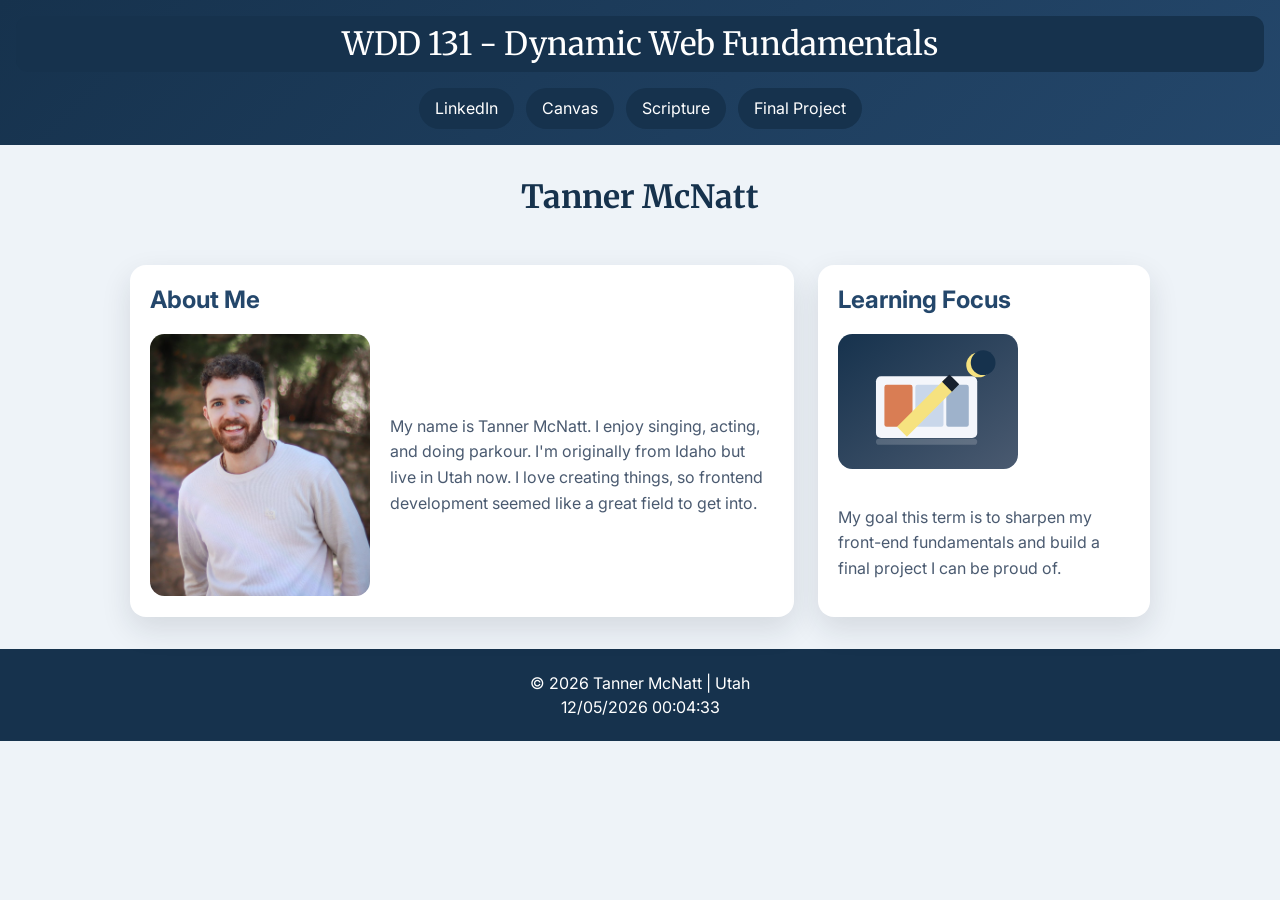
<file: index.html>
<!DOCTYPE html>
<html lang="en">
<head>
    <meta charset="UTF-8">
    <meta name="viewport" content="width=device-width, initial-scale=1.0">
    <meta name="description" content="WDD 131 - Dynamic Web Fundamentals home page for Tanner McNatt featuring course links, personal resources, and project highlights.">
    <meta name="author" content="Tanner McNatt">
    <title>WDD 131 - Dynamic Web Fundamentals - Tanner McNatt</title>
    <link rel="preconnect" href="https://fonts.googleapis.com">
    <link rel="preconnect" href="https://fonts.gstatic.com" crossorigin>
    <link href="https://fonts.googleapis.com/css2?family=Inter:wght@400;500;700&family=Merriweather:wght@700&display=swap" rel="stylesheet">
    <link rel="stylesheet" href="styles/base.css">
    <script src="scripts/getdates.js" defer></script>
</head>
<body>
    <header class="site-header">
        <span id="course-title">WDD 131 - Dynamic Web Fundamentals</span>
        <nav aria-label="Primary">
            <a href="https://www.linkedin.com/in/tannermcnatt/" target="_blank" rel="noreferrer">LinkedIn</a>
            <a href="https://byupw.instructure.com/" target="_blank" rel="noreferrer">Canvas</a>
            <a href="https://www.churchofjesuschrist.org/study/scriptures/bofm/mosiah/4?lang=eng&id=p9#p9" target="_blank" rel="noreferrer">Scripture</a>
            <a href="#" aria-disabled="true">Final Project</a>
        </nav>
    </header>
    <main>
        <h1>Tanner McNatt</h1>
        <section class="card card--about">
            <h2>About Me</h2>
            <div class="card-content">
                <img src="images/tanner.jpg" alt="Stylized illustration representing Tanner McNatt">
                <div>
                    <p>My name is Tanner McNatt. I enjoy singing, acting, and doing parkour. I'm originally from Idaho but live in Utah now. I love creating things, so frontend development seemed like a great field to get into.</p>
                </div>
            </div>
        </section>
        <section class="card card--resources">
            <h2>Learning Focus</h2>
            <div class="card-content">
                <img src="images/study.svg" alt="Illustration of a notebook, pencil, and moonlit study scene">
                <div>
                    <p>My goal this term is to sharpen my front-end fundamentals and build a final project I can be proud of.</p>
                </div>
            </div>
        </section>
    </main>
    <footer>
        <p>&copy; <span id="currentyear"></span> Tanner McNatt | Utah</p>
        <p id="lastModified"></p>
    </footer>
</body>
</html>
</file>
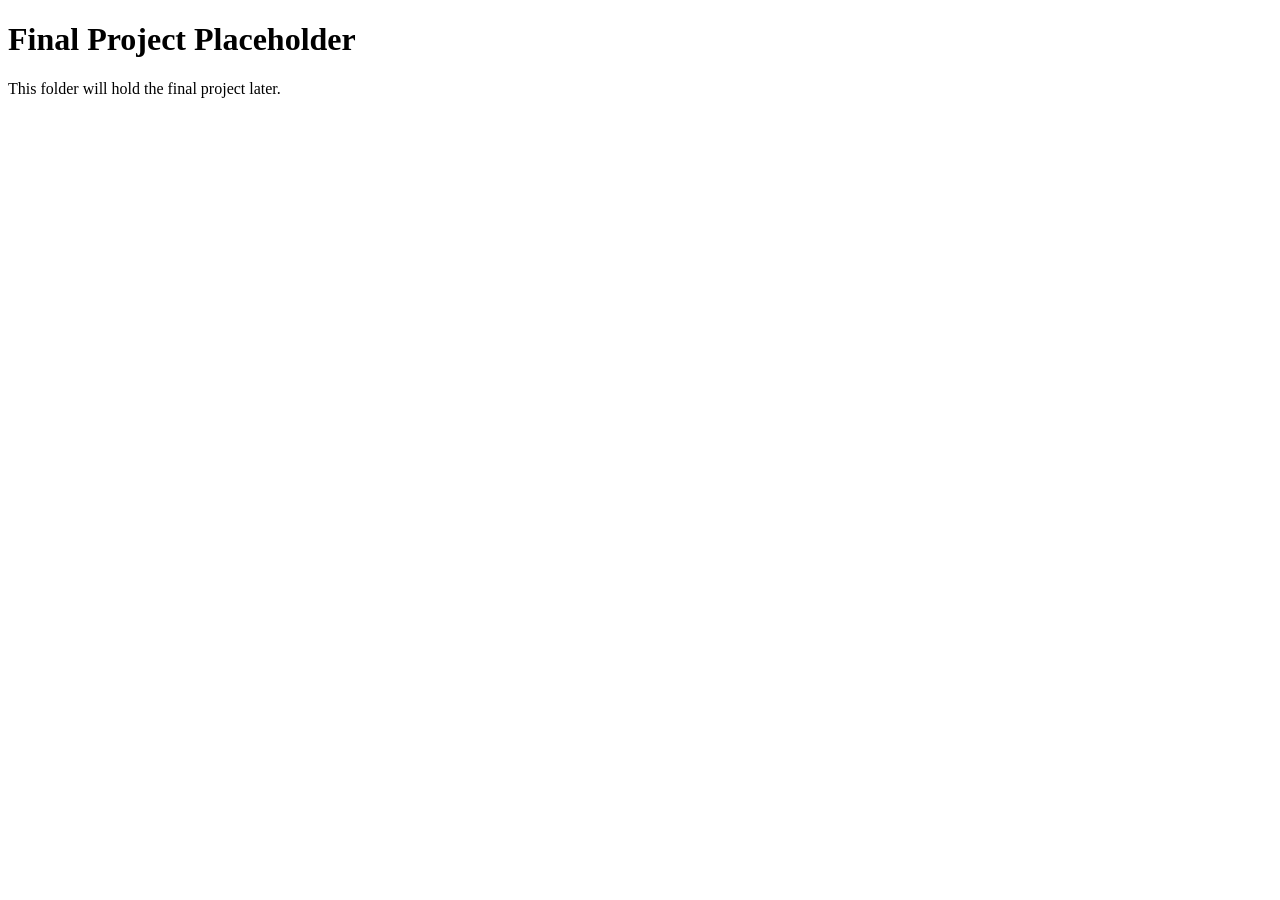
<file: final-project/index.html>
<!DOCTYPE html>
<html lang="en">
<head>
    <meta charset="UTF-8">
    <meta name="viewport" content="width=device-width, initial-scale=1.0">
    <title>Final Project Placeholder</title>
</head>
<body>
    <main>
        <h1>Final Project Placeholder</h1>
        <p>This folder will hold the final project later.</p>
    </main>
</body>
</html>
</file>
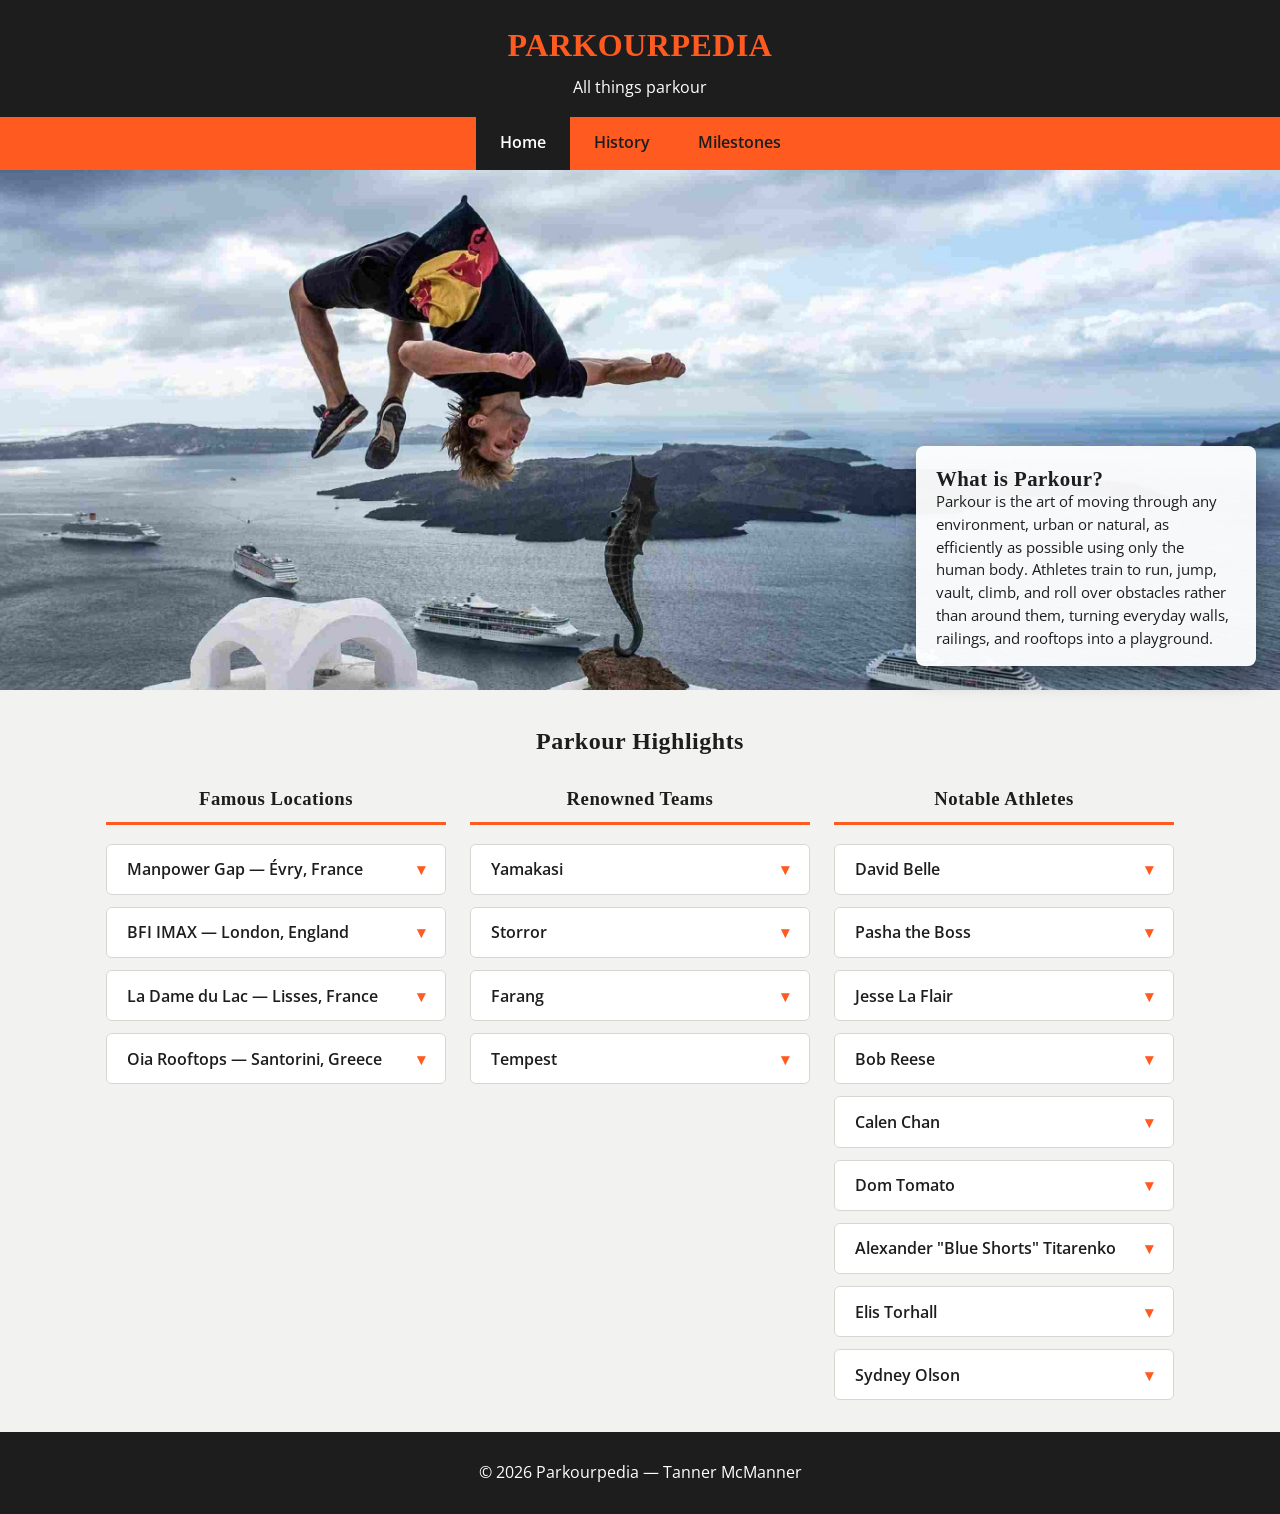
<file: project/index.html>
<!DOCTYPE html>
<html lang="en">
<head>
    <meta charset="UTF-8">
    <meta name="viewport" content="width=device-width, initial-scale=1.0">
    <title>Home - Parkourpedia</title>
    <meta name="description" content="Parkourpedia is a visual guide to parkour's most famous training spots, renowned teams, and notable athletes.">
    <meta name="author" content="Tanner McManner">

    <!-- Google Fonts: Permanent Marker (urban/street style for headings) + Open Sans (regular body font) -->
    <link rel="preconnect" href="https://fonts.googleapis.com">
    <link rel="preconnect" href="https://fonts.gstatic.com" crossorigin>
    <link href="https://fonts.googleapis.com/css2?family=Permanent+Marker&family=Open+Sans:wght@400;600&display=swap" rel="stylesheet">

    <link rel="stylesheet" href="styles/style.css">
    <link rel="stylesheet" href="styles/home.css">
</head>
<body>
    <header class="site-header">
        <div class="header-top">
            <a href="index.html" class="logo-link">
                <h1 class="logo">PARKOURPEDIA</h1>
            </a>
            <p class="tagline">All things parkour</p>
        </div>
        <nav class="site-nav" aria-label="Primary">
            <button type="button" class="nav-toggle" aria-expanded="false" aria-controls="primary-nav-list">
                <span aria-hidden="true">&#9776;</span> Menu
            </button>
            <ul id="primary-nav-list">
                <li><a href="index.html" aria-current="page">Home</a></li>
                <li><a href="history.html">History</a></li>
                <li><a href="milestones.html">Milestones</a></li>
            </ul>
        </nav>
    </header>

    <main>
        <section class="hero">
            <img class="hero-img" src="../images/parkour-hero.jpg" alt="A traceur captured mid-flip high above the rooftops of Oia, Santorini." width="2800" height="1867">
            <div class="hero-intro">
                <h2>What is Parkour?</h2>
                <p>
                    Parkour is the art of moving through any environment, urban or
                    natural, as efficiently as possible using only the human body.
                    Athletes train to run, jump, vault, climb, and roll over
                    obstacles rather than around them, turning everyday walls,
                    railings, and rooftops into a playground.
                </p>
            </div>
        </section>

        <div class="container">
            <h2 class="highlights-heading">Parkour Highlights</h2>

            <section class="highlights">
                <section class="highlight-group" aria-labelledby="locations-heading">
                    <h3 id="locations-heading">Famous Locations</h3>
                    <ul class="accordion" id="locations-list"></ul>
                </section>

                <section class="highlight-group" aria-labelledby="teams-heading">
                    <h3 id="teams-heading">Renowned Teams</h3>
                    <ul class="accordion" id="teams-list"></ul>
                </section>

                <section class="highlight-group" aria-labelledby="athletes-heading">
                    <h3 id="athletes-heading">Notable Athletes</h3>
                    <ul class="accordion" id="athletes-list"></ul>
                </section>
            </section>
        </div>
    </main>

    <footer class="site-footer">
        <p>&copy; <span id="year"></span> Parkourpedia &mdash; Tanner McManner</p>
    </footer>

    <script src="scripts/script.js"></script>
    <script src="scripts/home.js"></script>
    <script>
        document.getElementById('year').textContent = new Date().getFullYear();
    </script>
</body>
</html>
</file>
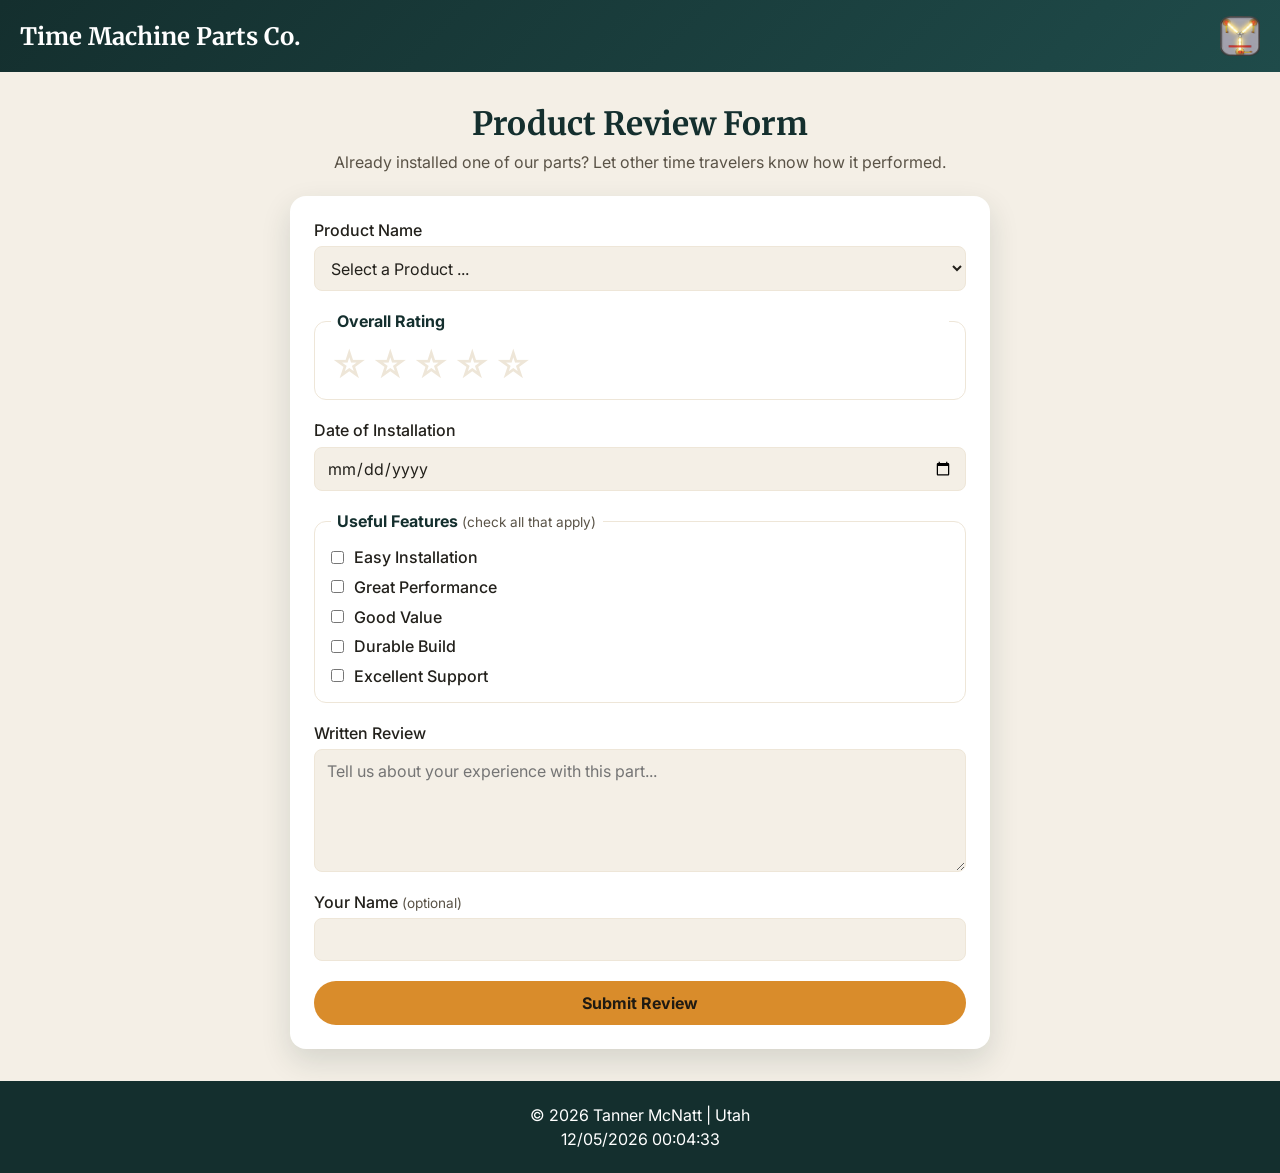
<file: form.html>
<!DOCTYPE html>
<html lang="en">
  <head>
    <meta charset="UTF-8">
    <meta name="viewport" content="width=device-width, initial-scale=1.0">
    <meta
      name="description"
      content="Product review form for time machine parts, letting customers rate and review items like the flux capacitor and time circuits."
    >
    <meta name="author" content="Tanner McNatt">
    <title>Product Review Form</title>
    <link rel="preconnect" href="https://fonts.googleapis.com">
    <link rel="preconnect" href="https://fonts.gstatic.com" crossorigin>
    <link
      href="https://fonts.googleapis.com/css2?family=Inter:wght@400;500;700&family=Merriweather:wght@700&display=swap"
      rel="stylesheet"
    >
    <link rel="stylesheet" href="styles/form.css">
    <script src="scripts/products.js" defer></script>
    <script src="scripts/form.js" defer></script>
    <script src="scripts/getdates.js" defer></script>
  </head>
  <body>
    <header class="site-header">
      <div class="title-bar">
        <h2>Time Machine Parts Co.</h2>
      </div>
      <img src="images/flux-capacitor-icon.png" alt="Flux capacitor logo" class="site-logo">
    </header>

    <main>
      <h1>Product Review Form</h1>
      <p class="intro">
        Already installed one of our parts? Let other time travelers know how it performed.
      </p>

      <form action="review.html" method="get">
        <div class="form-field">
          <label for="productName">Product Name</label>
          <select id="productName" name="productName" required>
            <option value="" disabled selected>Select a Product ...</option>
          </select>
        </div>

        <fieldset class="form-field star-rating">
          <legend>Overall Rating</legend>
          <input type="radio" id="star5" name="rating" value="5" required>
          <label for="star5" title="5 stars">&star;</label>
          <input type="radio" id="star4" name="rating" value="4" required>
          <label for="star4" title="4 stars">&star;</label>
          <input type="radio" id="star3" name="rating" value="3" required>
          <label for="star3" title="3 stars">&star;</label>
          <input type="radio" id="star2" name="rating" value="2" required>
          <label for="star2" title="2 stars">&star;</label>
          <input type="radio" id="star1" name="rating" value="1" required>
          <label for="star1" title="1 star">&star;</label>
        </fieldset>

        <div class="form-field">
          <label for="installDate">Date of Installation</label>
          <input type="date" id="installDate" name="installDate" required>
        </div>

        <fieldset class="form-field">
          <legend>Useful Features <span class="hint">(check all that apply)</span></legend>
          <div class="checkbox-group">
            <div class="checkbox-option">
              <input type="checkbox" id="feature-install" name="feature" value="Easy Installation">
              <label for="feature-install">Easy Installation</label>
            </div>
            <div class="checkbox-option">
              <input type="checkbox" id="feature-performance" name="feature" value="Great Performance">
              <label for="feature-performance">Great Performance</label>
            </div>
            <div class="checkbox-option">
              <input type="checkbox" id="feature-value" name="feature" value="Good Value">
              <label for="feature-value">Good Value</label>
            </div>
            <div class="checkbox-option">
              <input type="checkbox" id="feature-durability" name="feature" value="Durable Build">
              <label for="feature-durability">Durable Build</label>
            </div>
            <div class="checkbox-option">
              <input type="checkbox" id="feature-support" name="feature" value="Excellent Support">
              <label for="feature-support">Excellent Support</label>
            </div>
          </div>
        </fieldset>

        <div class="form-field">
          <label for="review">Written Review</label>
          <textarea id="review" name="review" rows="5" placeholder="Tell us about your experience with this part..."></textarea>
        </div>

        <div class="form-field">
          <label for="username">Your Name <span class="hint">(optional)</span></label>
          <input type="text" id="username" name="username">
        </div>

        <div class="form-field form-submit">
          <input type="submit" value="Submit Review">
        </div>
      </form>
    </main>

    <footer>
      <p>&copy; <span id="currentyear"></span> Tanner McNatt | Utah</p>
      <p id="lastModified"></p>
    </footer>
  </body>
</html>
</file>
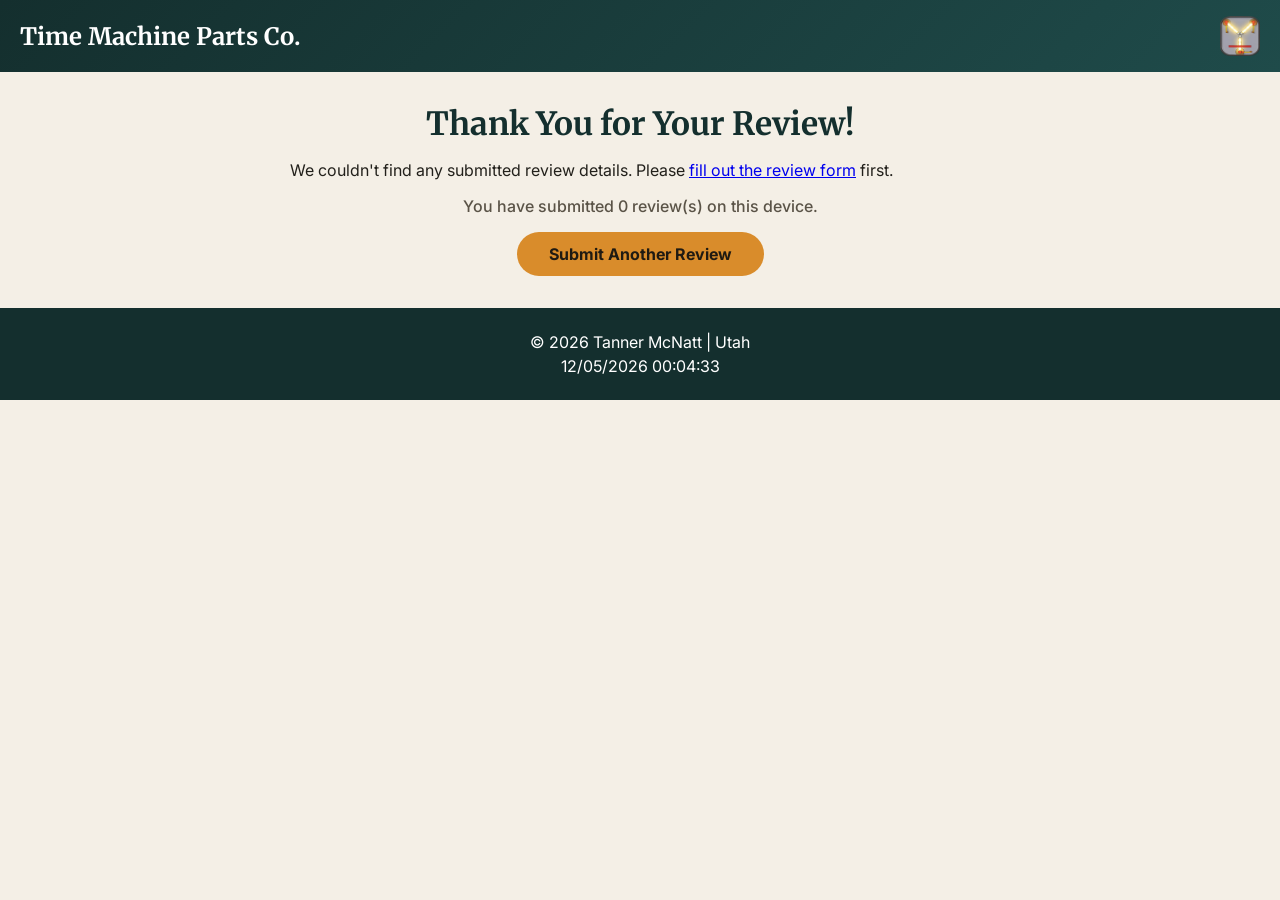
<file: review.html>
<!DOCTYPE html>
<html lang="en">
  <head>
    <meta charset="UTF-8">
    <meta name="viewport" content="width=device-width, initial-scale=1.0">
    <meta
      name="description"
      content="Confirmation page showing a submitted time machine parts product review and the running review count."
    >
    <meta name="author" content="Tanner McNatt">
    <title>Review Submitted</title>
    <link rel="preconnect" href="https://fonts.googleapis.com">
    <link rel="preconnect" href="https://fonts.gstatic.com" crossorigin>
    <link
      href="https://fonts.googleapis.com/css2?family=Inter:wght@400;500;700&family=Merriweather:wght@700&display=swap"
      rel="stylesheet"
    >
    <link rel="stylesheet" href="styles/form.css">
    <script src="scripts/products.js" defer></script>
    <script src="scripts/review.js" defer></script>
    <script src="scripts/getdates.js" defer></script>
  </head>
  <body>
    <header class="site-header">
      <div class="title-bar">
        <h2>Time Machine Parts Co.</h2>
      </div>
      <img src="images/flux-capacitor-icon.png" alt="Flux capacitor logo" class="site-logo">
    </header>

    <main>
      <h1>Thank You for Your Review!</h1>

      <p id="noDataMessage" hidden>
        We couldn't find any submitted review details. Please
        <a href="form.html">fill out the review form</a> first.
      </p>

      <dl id="reviewSummary" class="review-summary">
        <div class="review-row">
          <dt>Product</dt>
          <dd id="productNameOut"></dd>
        </div>
        <div class="review-row">
          <dt>Overall Rating</dt>
          <dd id="ratingOut" class="stars"></dd>
        </div>
        <div class="review-row">
          <dt>Date of Installation</dt>
          <dd id="dateOut"></dd>
        </div>
        <div class="review-row">
          <dt>Useful Features</dt>
          <dd id="featuresOut"></dd>
        </div>
        <div class="review-row">
          <dt>Written Review</dt>
          <dd id="reviewOut"></dd>
        </div>
        <div class="review-row">
          <dt>Submitted By</dt>
          <dd id="usernameOut"></dd>
        </div>
      </dl>

      <p class="review-count">
        You have submitted <span id="reviewCount">0</span> review(s) on this device.
      </p>

      <p class="form-submit">
        <a class="button-link" href="form.html">Submit Another Review</a>
      </p>
    </main>

    <footer>
      <p>&copy; <span id="currentyear"></span> Tanner McNatt | Utah</p>
      <p id="lastModified"></p>
    </footer>
  </body>
</html>
</file>
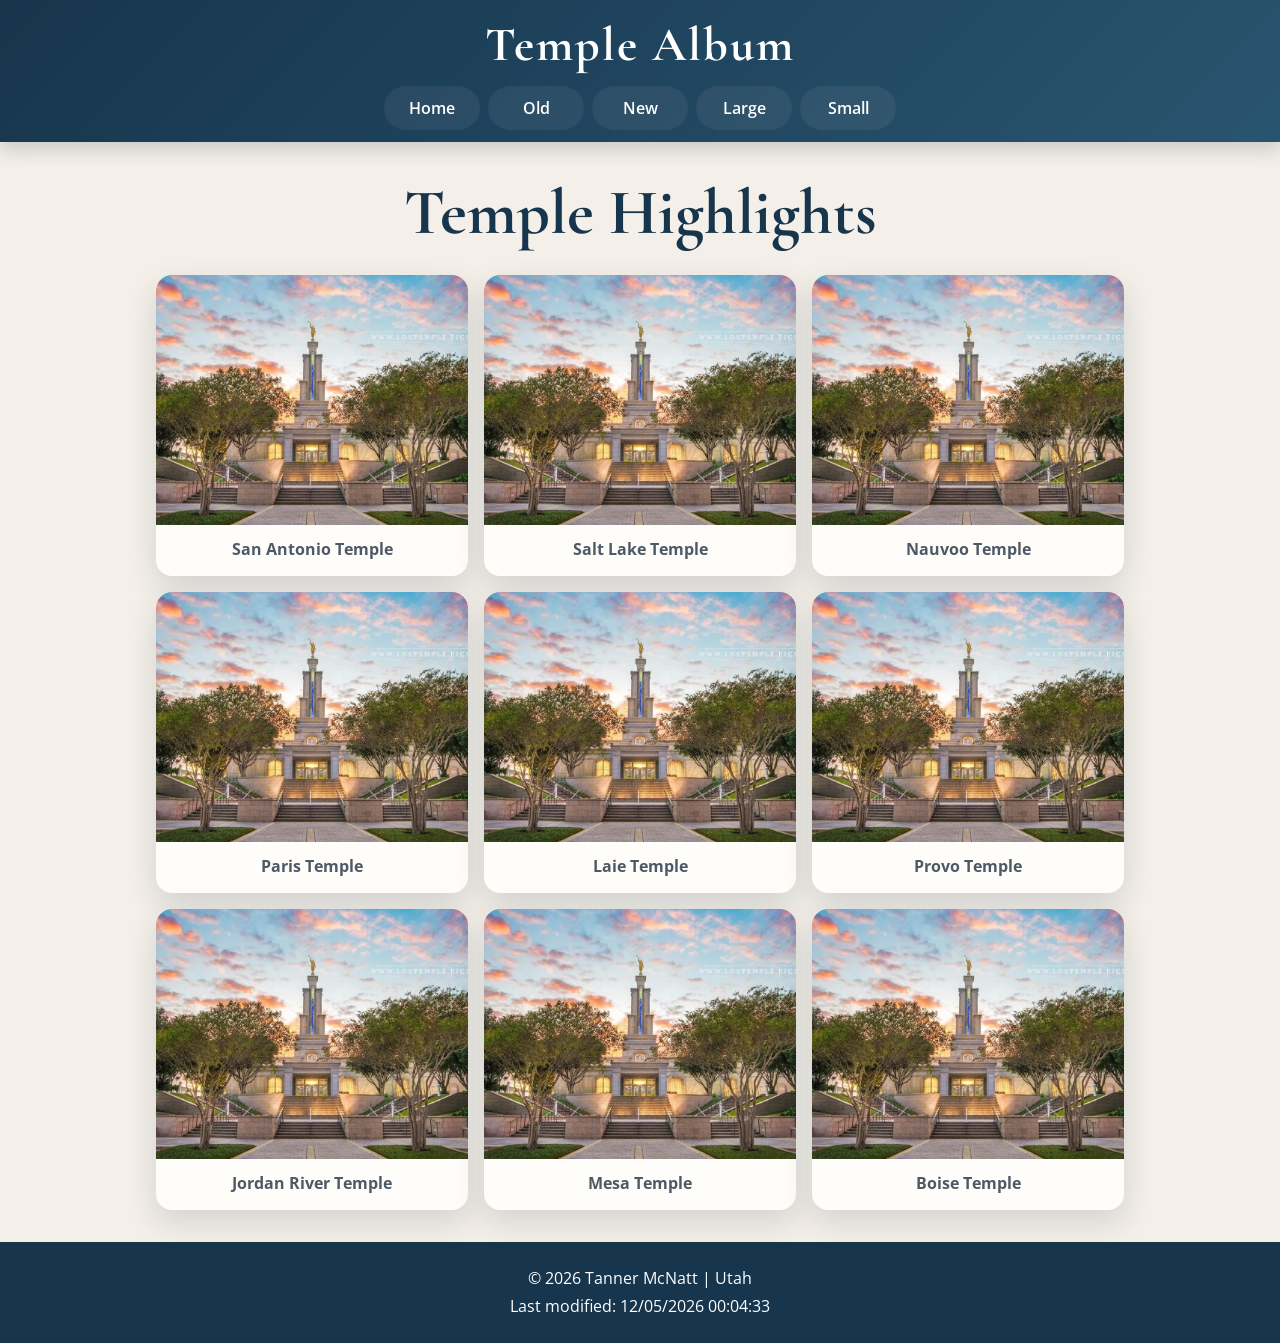
<file: temples.html>
<!DOCTYPE html>
<html lang="en">
  <head>
    <meta charset="UTF-8">
    <meta name="viewport" content="width=device-width, initial-scale=1.0">
    <meta
      name="description"
      content="Temple album page showcasing beautiful temple photography with a responsive mobile-first design."
    >
    <meta name="author" content="Tanner McNatt">
    <title>Temple Album</title>
    <link rel="preconnect" href="https://fonts.googleapis.com">
    <link rel="preconnect" href="https://fonts.gstatic.com" crossorigin>
    <link
      href="https://fonts.googleapis.com/css2?family=Cormorant+Garamond:wght@600;700&family=Open+Sans:wght@400;600;700&display=swap"
      rel="stylesheet"
    >
    <link rel="stylesheet" href="styles/temples.css">
    <link rel="stylesheet" href="styles/temples-large.css" media="(min-width: 700px)">
    <script src="scripts/temples.js" defer></script>
  </head>
  <body>
    <header class="site-header">
      <div class="title-bar">
        <h2>Temple Album</h2>
      </div>
      <nav class="primary-nav" aria-label="Primary navigation">
        <button
          class="nav-toggle"
          type="button"
          aria-expanded="false"
          aria-controls="nav-menu"
          aria-label="Toggle navigation menu"
        >
          <span></span>
          <span></span>
          <span></span>
        </button>
        <div id="nav-menu" class="nav-menu">
          <a href="#">Home</a>
          <a href="#">Old</a>
          <a href="#">New</a>
          <a href="#">Large</a>
          <a href="#">Small</a>
        </div>
      </nav>
    </header>

    <main>
      <h1>Temple Highlights</h1>

      <section class="gallery" aria-label="Temple photo gallery">
        <figure>
          <img src="images/san-antonio-temple.jpg" alt="San Antonio Temple">
          <figcaption>San Antonio Temple</figcaption>
        </figure>
        <figure>
          <img src="images/san-antonio-temple.jpg" alt="Salt Lake Temple">
          <figcaption>Salt Lake Temple</figcaption>
        </figure>
        <figure>
          <img src="images/san-antonio-temple.jpg" alt="Nauvoo Temple">
          <figcaption>Nauvoo Temple</figcaption>
        </figure>
        <figure>
          <img src="images/san-antonio-temple.jpg" alt="Paris Temple">
          <figcaption>Paris Temple</figcaption>
        </figure>
        <figure>
          <img src="images/san-antonio-temple.jpg" alt="Laie Temple">
          <figcaption>Laie Temple</figcaption>
        </figure>
        <figure>
          <img src="images/san-antonio-temple.jpg" alt="Provo Temple">
          <figcaption>Provo Temple</figcaption>
        </figure>
        <figure>
          <img src="images/san-antonio-temple.jpg" alt="Jordan River Temple">
          <figcaption>Jordan River Temple</figcaption>
        </figure>
        <figure>
          <img src="images/san-antonio-temple.jpg" alt="Mesa Temple">
          <figcaption>Mesa Temple</figcaption>
        </figure>
        <figure>
          <img src="images/san-antonio-temple.jpg" alt="Boise Temple">
          <figcaption>Boise Temple</figcaption>
        </figure>
      </section>
    </main>

    <footer>
      <p>&copy; <span id="currentyear"></span> Tanner McNatt | Utah</p>
      <p id="lastModified"></p>
    </footer>
  </body>
</html>
</file>
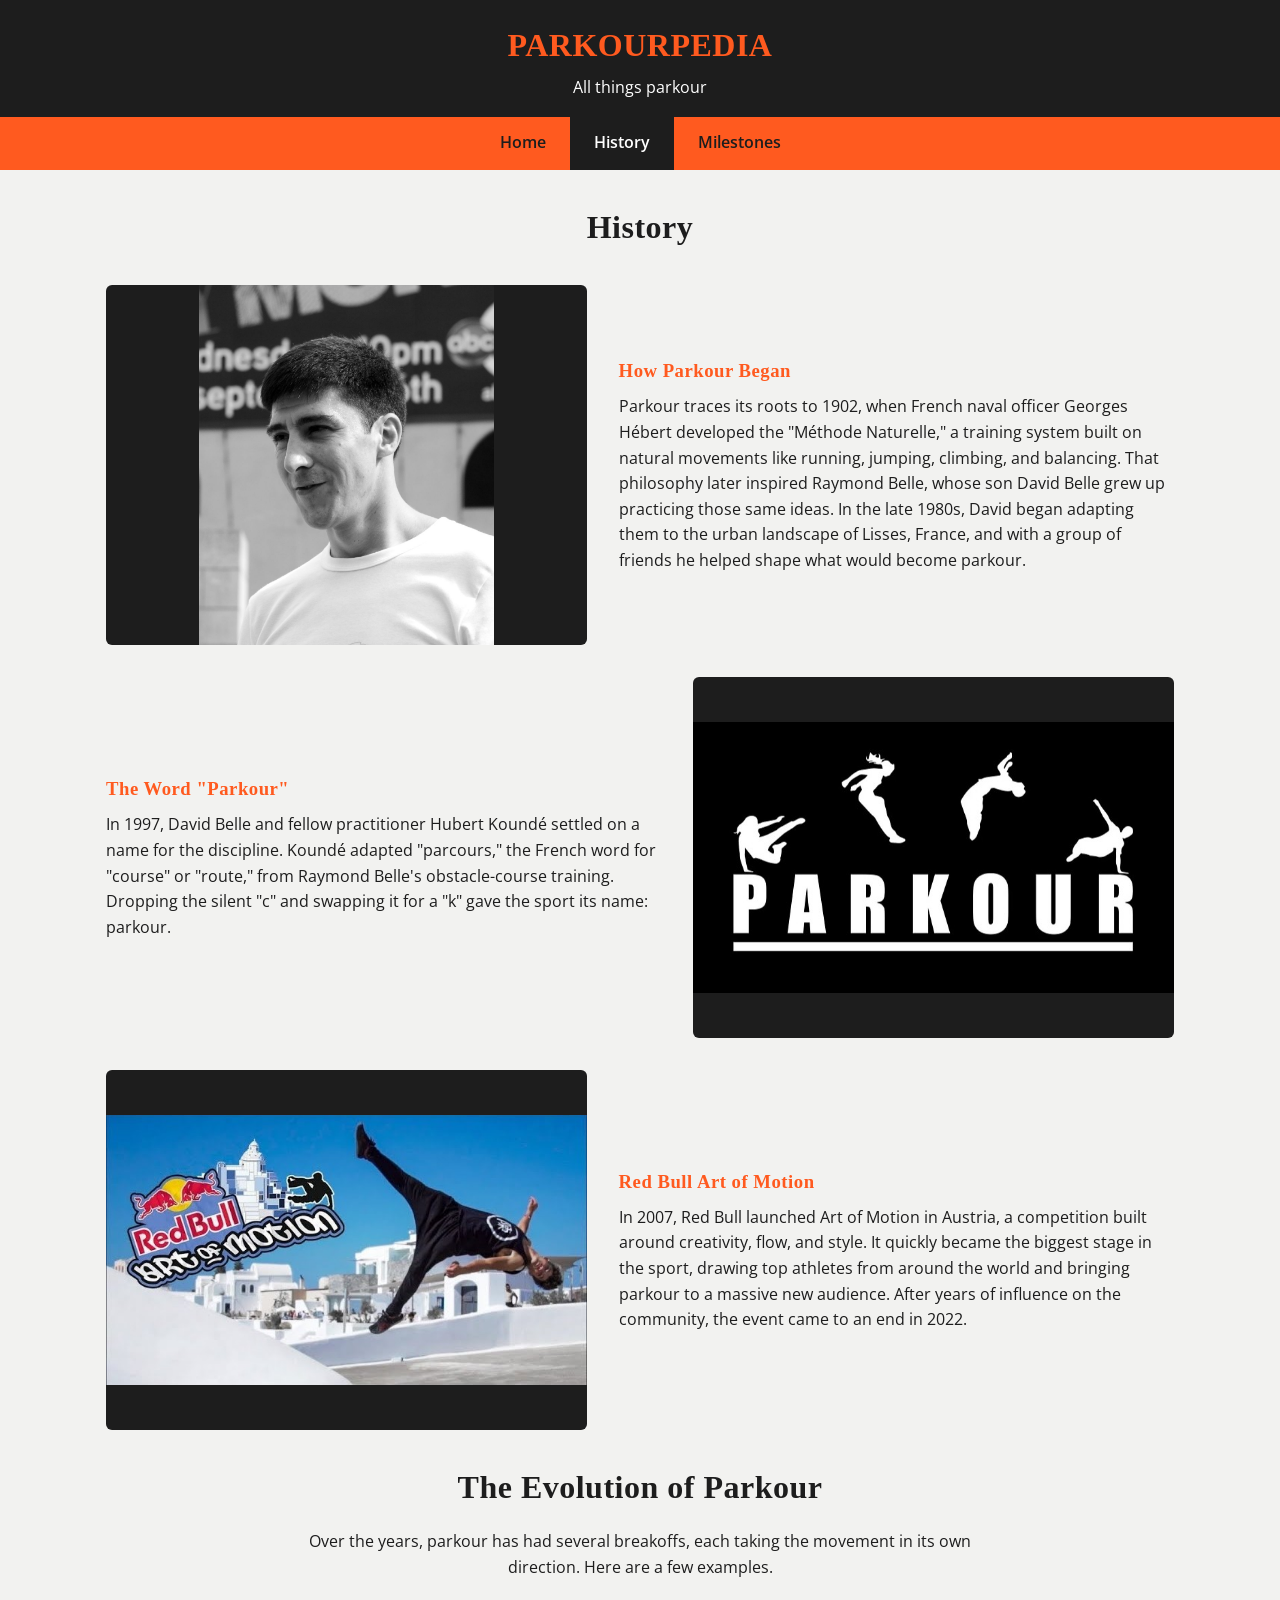
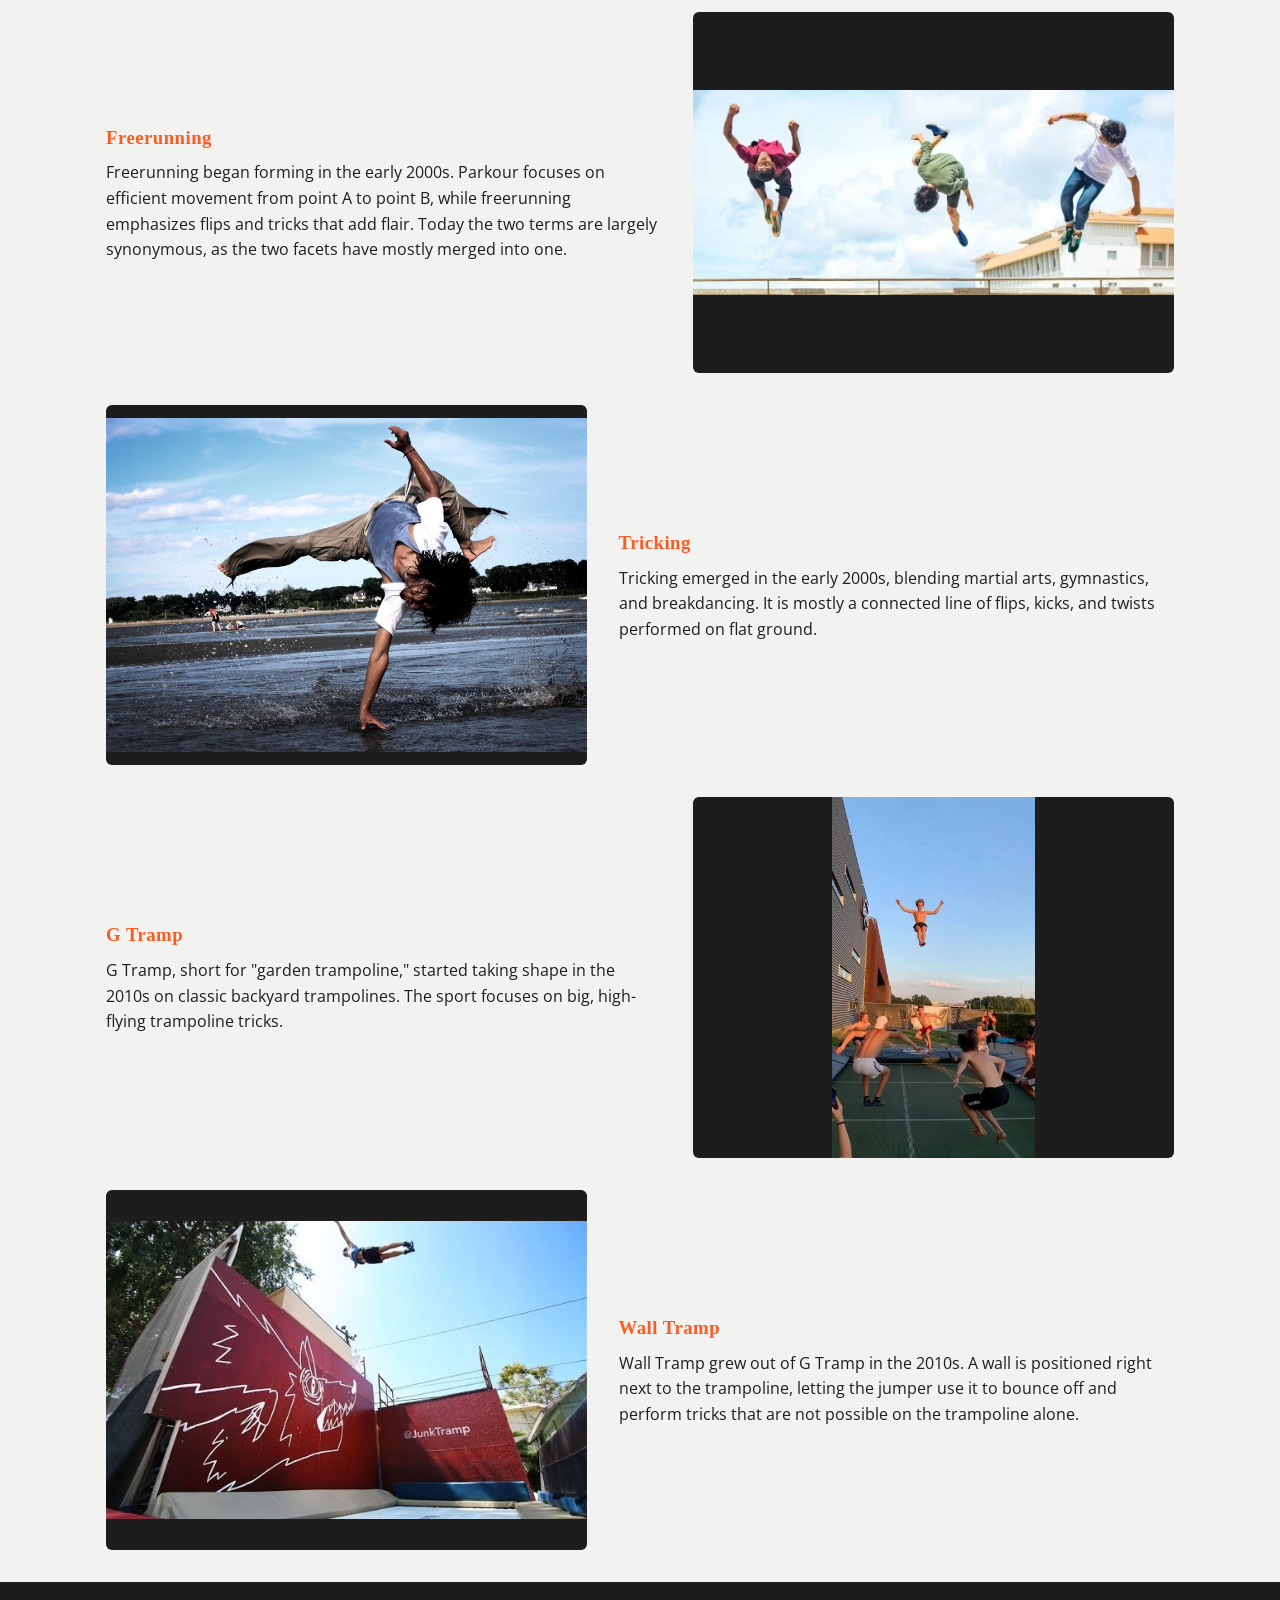
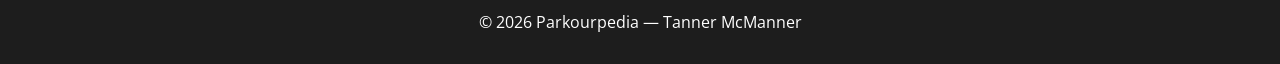
<file: project/history.html>
<!DOCTYPE html>
<html lang="en">
<head>
    <meta charset="UTF-8">
    <meta name="viewport" content="width=device-width, initial-scale=1.0">
    <title>History - Parkourpedia</title>
    <meta name="description" content="The origins and history of parkour, from the Methode Naturelle to the founding of the Yamakasi.">
    <meta name="author" content="Tanner McManner">

    <link rel="preconnect" href="https://fonts.googleapis.com">
    <link rel="preconnect" href="https://fonts.gstatic.com" crossorigin>
    <link href="https://fonts.googleapis.com/css2?family=Permanent+Marker&family=Open+Sans:wght@400;600&display=swap" rel="stylesheet">

    <link rel="stylesheet" href="styles/style.css">
    <link rel="stylesheet" href="styles/history.css">
</head>
<body>
    <header class="site-header">
        <div class="header-top">
            <a href="index.html" class="logo-link">
                <h1 class="logo">PARKOURPEDIA</h1>
            </a>
            <p class="tagline">All things parkour</p>
        </div>
        <nav class="site-nav" aria-label="Primary">
            <button type="button" class="nav-toggle" aria-expanded="false" aria-controls="primary-nav-list">
                <span aria-hidden="true">&#9776;</span> Menu
            </button>
            <ul id="primary-nav-list">
                <li><a href="index.html">Home</a></li>
                <li><a href="history.html" aria-current="page">History</a></li>
                <li><a href="milestones.html">Milestones</a></li>
            </ul>
        </nav>
    </header>

    <main>
        <div class="container">
            <h2 class="page-title">History</h2>

            <article class="history-item">
                <img src="../images/david-belle-history.jpg" alt="David Belle performing parkour" loading="lazy">
                <div class="history-text">
                    <h3>How Parkour Began</h3>
                    <p>Parkour traces its roots to 1902, when French naval officer Georges H&eacute;bert developed the "M&eacute;thode Naturelle," a training system built on natural movements like running, jumping, climbing, and balancing. That philosophy later inspired Raymond Belle, whose son David Belle grew up practicing those same ideas. In the late 1980s, David began adapting them to the urban landscape of Lisses, France, and with a group of friends he helped shape what would become parkour.</p>
                </div>
            </article>

            <article class="history-item">
                <img src="../images/parkour.jpg" alt="A traceur performing a parkour vault" loading="lazy">
                <div class="history-text">
                    <h3>The Word "Parkour"</h3>
                    <p>In 1997, David Belle and fellow practitioner Hubert Koundé settled on a name for the discipline. Koundé adapted "parcours," the French word for "course" or "route," from Raymond Belle's obstacle-course training. Dropping the silent "c" and swapping it for a "k" gave the sport its name: parkour.</p>
                </div>
            </article>

            <article class="history-item">
                <img src="../images/red-bull-art-of-motion.jpg" alt="Athlete competing at Red Bull Art of Motion" loading="lazy">
                <div class="history-text">
                    <h3>Red Bull Art of Motion</h3>
                    <p>In 2007, Red Bull launched Art of Motion in Austria, a competition built around creativity, flow, and style. It quickly became the biggest stage in the sport, drawing top athletes from around the world and bringing parkour to a massive new audience. After years of influence on the community, the event came to an end in 2022.</p>
                </div>
            </article>

            <h2 class="page-title">The Evolution of Parkour</h2>
            <p class="section-intro">Over the years, parkour has had several breakoffs, each taking the movement in its own direction. Here are a few examples.</p>

            <article class="history-item">
                <img src="../images/freerunning.jpg" alt="Athlete performing a freerunning flip" loading="lazy">
                <div class="history-text">
                    <h3>Freerunning</h3>
                    <p>Freerunning began forming in the early 2000s. Parkour focuses on efficient movement from point A to point B, while freerunning emphasizes flips and tricks that add flair. Today the two terms are largely synonymous, as the two facets have mostly merged into one.</p>
                </div>
            </article>

            <article class="history-item">
                <img src="../images/tricking.jpg" alt="Athlete performing a tricking kick" loading="lazy">
                <div class="history-text">
                    <h3>Tricking</h3>
                    <p>Tricking emerged in the early 2000s, blending martial arts, gymnastics, and breakdancing. It is mostly a connected line of flips, kicks, and twists performed on flat ground.</p>
                </div>
            </article>

            <article class="history-item">
                <img src="../images/g-tramp.jpg" alt="Athlete doing a flip on a garden trampoline" loading="lazy">
                <div class="history-text">
                    <h3>G Tramp</h3>
                    <p>G Tramp, short for "garden trampoline," started taking shape in the 2010s on classic backyard trampolines. The sport focuses on big, high-flying trampoline tricks.</p>
                </div>
            </article>

            <article class="history-item">
                <img src="../images/wall-tramp.jpg" alt="Athlete using a wall next to a trampoline" loading="lazy">
                <div class="history-text">
                    <h3>Wall Tramp</h3>
                    <p>Wall Tramp grew out of G Tramp in the 2010s. A wall is positioned right next to the trampoline, letting the jumper use it to bounce off and perform tricks that are not possible on the trampoline alone.</p>
                </div>
            </article>
        </div>
    </main>

    <footer class="site-footer">
        <p>&copy; <span id="year"></span> Parkourpedia &mdash; Tanner McManner</p>
    </footer>

    <script src="scripts/script.js"></script>
    <script>
        document.getElementById('year').textContent = new Date().getFullYear();
    </script>
</body>
</html>
</file>
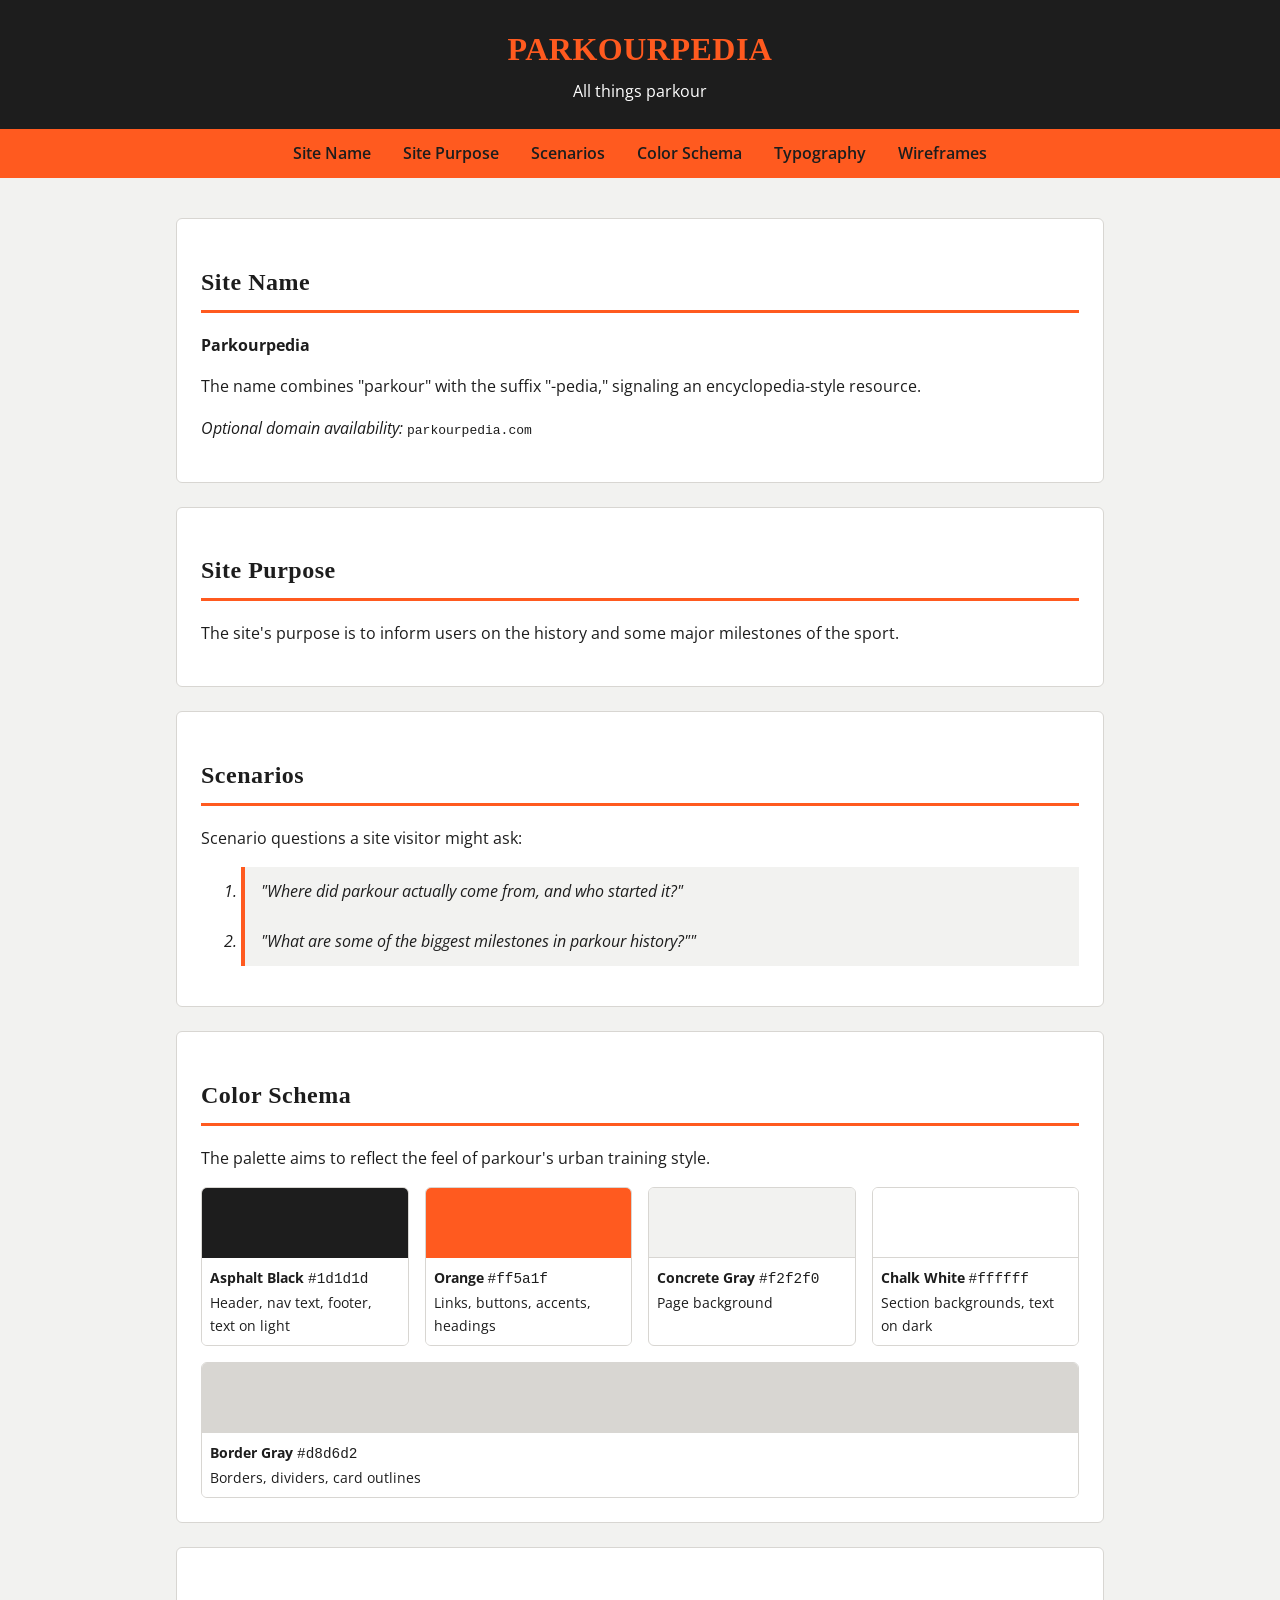
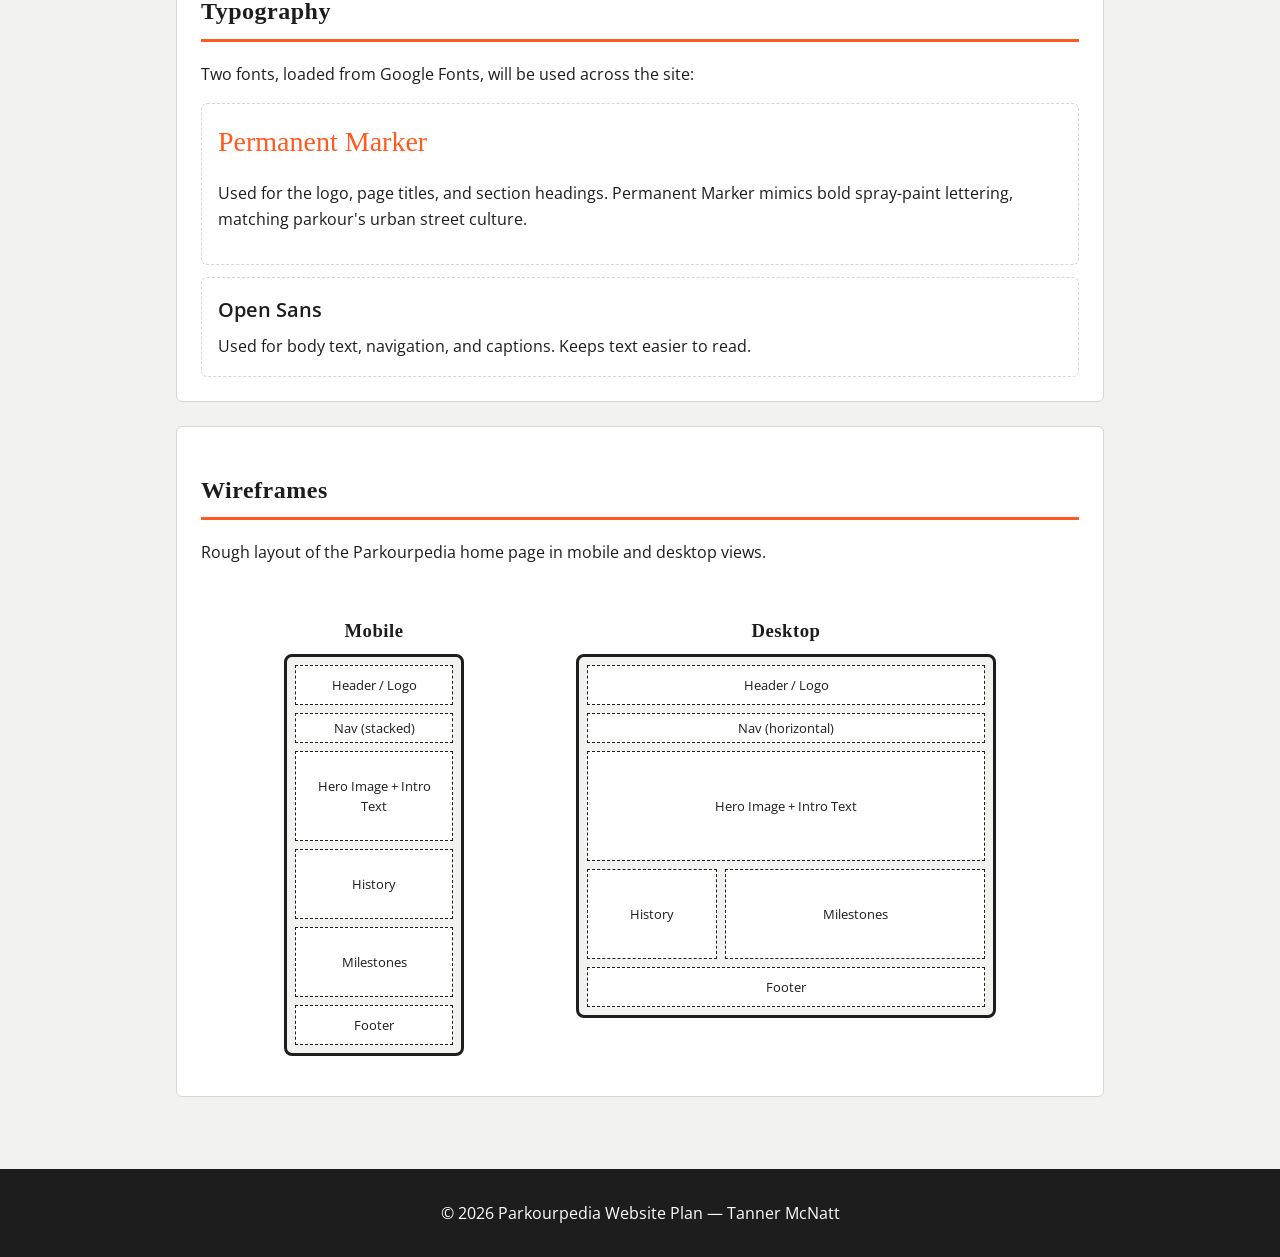
<file: project/siteplan.html>
<!DOCTYPE html>
<html lang="en">
<head>
    <meta charset="UTF-8">
    <meta name="viewport" content="width=device-width, initial-scale=1.0">
    <title>Website Plan - Parkourpedia</title>
    <meta name="description" content="Website planning document for Parkourpedia, a site dedicated to the history, milestones, and visual culture of parkour.">
    <meta name="author" content="Tanner McManner">

    <!-- Google Fonts: Permanent Marker (urban/street style for headings) + Open Sans (regular body font) -->
    <link rel="preconnect" href="https://fonts.googleapis.com">
    <link rel="preconnect" href="https://fonts.gstatic.com" crossorigin>
    <link href="https://fonts.googleapis.com/css2?family=Permanent+Marker&family=Open+Sans:wght@400;600&display=swap" rel="stylesheet">

    <link rel="stylesheet" href="styles/siteplan.css">
</head>
<body>
    <header class="site-header">
        <h1 class="logo">PARKOURPEDIA</h1>
        <p>All things parkour</p>
    </header>

    <nav class="plan-nav" aria-label="Site plan sections">
        <button type="button" class="nav-toggle" aria-expanded="false" aria-controls="plan-nav-list">
            <span aria-hidden="true">&#9776;</span> Menu
        </button>
        <ul id="plan-nav-list">
            <li><a href="#site-name">Site Name</a></li>
            <li><a href="#site-purpose">Site Purpose</a></li>
            <li><a href="#scenarios">Scenarios</a></li>
            <li><a href="#color-schema">Color Schema</a></li>
            <li><a href="#typography">Typography</a></li>
            <li><a href="#wireframes">Wireframes</a></li>
        </ul>
    </nav>

    <main>
        <section id="site-name" aria-labelledby="site-name-heading">
            <h2 id="site-name-heading">Site Name</h2>
            <p><strong>Parkourpedia</strong></p>
            <p>
                The name combines "parkour" with the suffix "-pedia," signaling an
                encyclopedia-style resource.
            </p>
            <p><em>Optional domain availability:</em> <code>parkourpedia.com</code></p>
        </section>

        <section id="site-purpose" aria-labelledby="site-purpose-heading">
            <h2 id="site-purpose-heading">Site Purpose</h2>
            <p>
                The site's purpose is to inform users on the history and some major milestones of the sport.
            </p>
        </section>

        <section id="scenarios" aria-labelledby="scenarios-heading">
            <h2 id="scenarios-heading">Scenarios</h2>
            <p>Scenario questions a site visitor might ask:</p>
            <ol>
                <li class="example">
                    "Where did parkour actually come from, and who started it?"
                </li>
                <li class="example">
                    "What are some of the biggest milestones in parkour history?""
                </li>
            </ol>
        </section>

        <section id="color-schema" aria-labelledby="color-schema-heading">
            <h2 id="color-schema-heading">Color Schema</h2>
            <p>
                The palette aims to reflect the feel of parkour's urban training style.
            </p>
            <ul class="swatches">
                <li class="swatch">
                    <div class="swatch-color swatch-asphalt"></div>
                    <p><strong>Asphalt Black</strong> <code>#1d1d1d</code><br>Header, nav text, footer, text on light</p>
                </li>
                <li class="swatch">
                    <div class="swatch-color swatch-orange"></div>
                    <p><strong>Orange</strong> <code>#ff5a1f</code><br>Links, buttons, accents, headings</p>
                </li>
                <li class="swatch">
                    <div class="swatch-color swatch-concrete"></div>
                    <p><strong>Concrete Gray</strong> <code>#f2f2f0</code><br>Page background</p>
                </li>
                <li class="swatch">
                    <div class="swatch-color swatch-chalk"></div>
                    <p><strong>Chalk White</strong> <code>#ffffff</code><br>Section backgrounds, text on dark</p>
                </li>
                <li class="swatch">
                    <div class="swatch-color swatch-border"></div>
                    <p><strong>Border Gray</strong> <code>#d8d6d2</code><br>Borders, dividers, card outlines</p>
                </li>
            </ul>
        </section>

        <section id="typography" aria-labelledby="typography-heading">
            <h2 id="typography-heading">Typography</h2>
            <p>Two fonts, loaded from Google Fonts, will be used across the site:</p>
            <div class="type-sample">
                <p class="heading-sample">Permanent Marker</p>
                <p>
                    Used for the logo, page titles, and section headings. Permanent
                    Marker mimics bold spray-paint lettering, matching
                    parkour's urban street culture.
                </p>
            </div>
            <div class="type-sample">
                <p class="body-sample body-sample-title">Open Sans</p>
                <p class="body-sample">
                    Used for body text, navigation, and captions. Keeps text easier to read.
                </p>
            </div>
        </section>

        <section id="wireframes" aria-labelledby="wireframes-heading">
            <h2 id="wireframes-heading">Wireframes</h2>
            <p>Rough layout of the Parkourpedia home page in mobile and desktop views.</p>
            <div class="wireframes">
                <figure class="wireframe">
                    <h3>Mobile</h3>
                    <div class="frame frame-mobile">
                        <div>Header / Logo</div>
                        <div>Nav (stacked)</div>
                        <div>Hero Image + Intro Text</div>
                        <div>History</div>
                        <div>Milestones</div>
                        <div>Footer</div>
                    </div>
                </figure>
                <figure class="wireframe">
                    <h3>Desktop</h3>
                    <div class="frame frame-desktop">
                        <div class="fd-header">Header / Logo</div>
                        <div class="fd-nav">Nav (horizontal)</div>
                        <div class="fd-hero">Hero Image + Intro Text</div>
                        <div>History</div>
                        <div>Milestones</div>
                        <div class="fd-footer">Footer</div>
                    </div>
                </figure>
            </div>
        </section>
    </main>

    <footer class="site-footer">
        <p>&copy; 2026 Parkourpedia Website Plan &mdash; Tanner McNatt</p>
    </footer>

    <script>
        // Toggles the dropdown nav menu on narrow screens.
        const navToggle = document.querySelector('.nav-toggle');
        const navList = document.getElementById('plan-nav-list');

        navToggle.addEventListener('click', () => {
            const isOpen = navList.classList.toggle('open');
            navToggle.setAttribute('aria-expanded', isOpen);
        });

        navList.addEventListener('click', (event) => {
            if (event.target.tagName === 'A') {
                navList.classList.remove('open');
                navToggle.setAttribute('aria-expanded', 'false');
            }
        });
    </script>
</body>
</html>
</file>
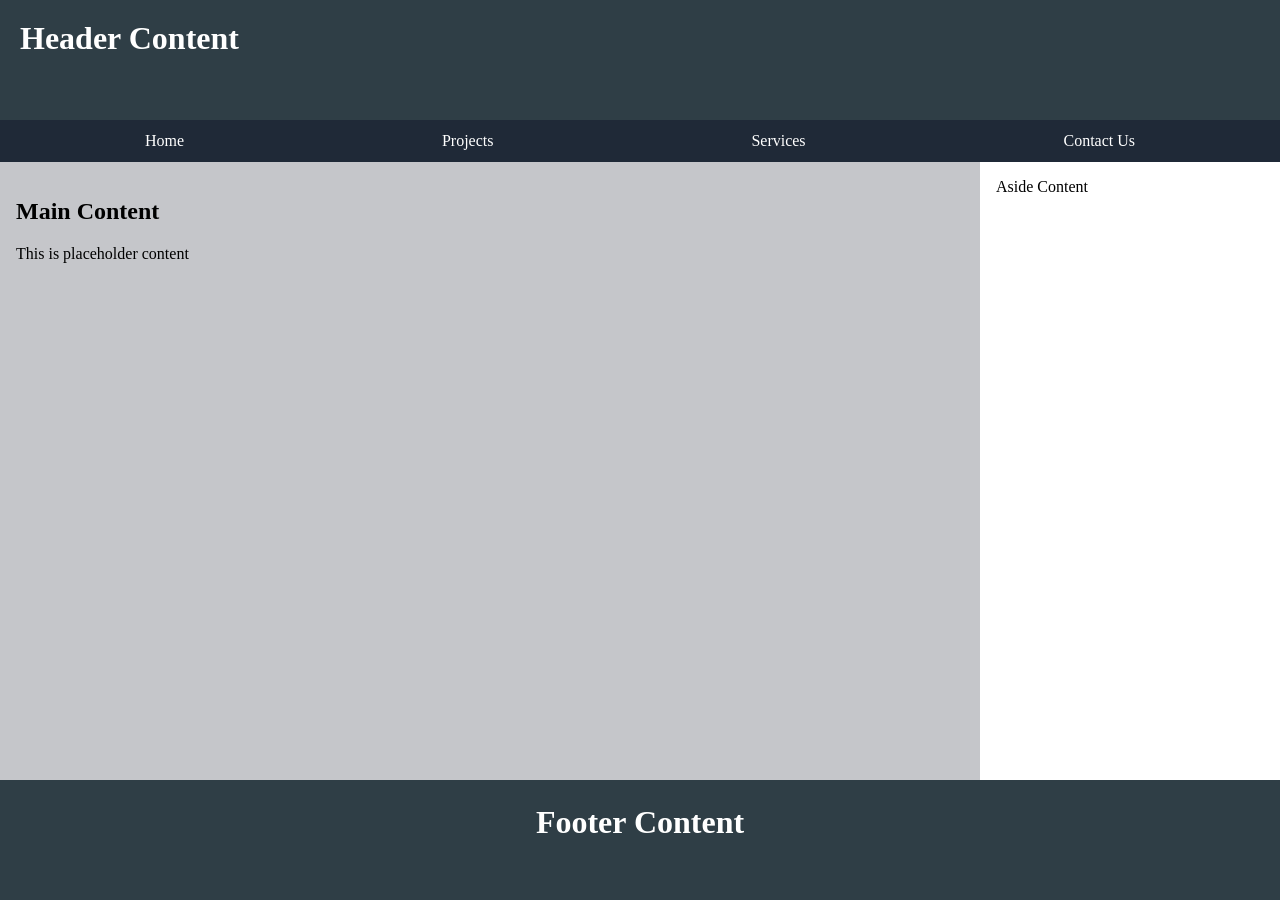
<file: week01/basic-layout.html>
<!DOCTYPE html>
<html lang="en">
<head>
    <meta charset="UTF-8">
    <meta name="viewport" content="width=device-width, initial-scale=1.0">
    <title>Tanner McNatt WDD 131</title>
    <link rel="stylesheet" href="styles/layout.css">
</head>
<body>
    <header>
        <h1>Header Content</h1>
        <nav aria-label="Main Navigation">
            <ul>
                <li><a href="#">Home</a></li>
                <li><a href="#">Projects</a></li>
                <li><a href="#">Services</a></li>
                <li><a href="#">Contact Us</a></li>
            </ul>
        </nav>
    </header>
    <main>
        <h2>Main Content</h2>
        <p>
            This is placeholder content
        </p>
    </main>
    <aside class="right-sidebar">Aside Content</aside>
    <footer>Footer Content</footer>
</body>
</html>
</file>
<file: styles/base.css>
* {
    box-sizing: border-box;
}

:root {
    --bg: #eef3f8;
    --surface: #ffffff;
    --surface-alt: #e2eaf3;
    --text: #18212f;
    --muted: #4a5a70;
    --brand: #24476b;
    --brand-dark: #16324d;
    --accent: #d97d54;
    --shadow: 0 12px 30px rgba(24, 33, 47, 0.12);
}

body {
    margin: 0;
    min-height: 100vh;
    font-family: "Inter", sans-serif;
    color: var(--text);
    background: var(--bg);
}

.site-header {
    background: linear-gradient(135deg, var(--brand-dark), var(--brand));
    color: #fff;
    padding: 1rem;
}

.site-header span {
    display: block;
    text-align: center;
    font-family: "Merriweather", serif;
    font-size: clamp(1.3rem, 3vw, 2rem);
    margin-bottom: 1rem;
    color: #fff;
    background: var(--brand-dark);
    padding: 0.5rem 1rem;
    border-radius: 0.75rem;
}

.site-header nav {
    display: flex;
    justify-content: center;
    flex-wrap: wrap;
    gap: 0.75rem;
}

.site-header nav a {
    color: #fff;
    text-decoration: none;
    padding: 0.65rem 1rem;
    border-radius: 999px;
    background: var(--brand-dark);
    transition: transform 0.2s ease, background-color 0.2s ease, color 0.2s ease;
}

.site-header nav a:hover,
.site-header nav a:focus {
    background: var(--accent);
    color: #17202e;
    transform: translateY(-2px);
}

main {
    width: min(100% - 2rem, 1020px);
    margin: 2rem auto;
    display: grid;
    grid-template-columns: minmax(0, 2fr) minmax(280px, 1fr);
    gap: 1.5rem;
    align-items: start;
}

h1 {
    grid-column: 1 / -1;
    font-family: "Merriweather", serif;
    text-align: center;
    margin: 0 0 1.5rem;
    color: var(--brand-dark);
}

.card {
    background: var(--surface);
    border-radius: 1rem;
    box-shadow: var(--shadow);
    padding: 1.25rem;
}

.card--about {
    min-height: 100%;
}

.card h2 {
    margin-top: 0;
    color: var(--brand);
}

.card-content {
    display: grid;
    grid-template-columns: minmax(160px, 220px) 1fr;
    gap: 1.25rem;
    align-items: center;
}

.card img {
    width: 100%;
    height: auto;
    display: block;
    border-radius: 0.9rem;
    background: var(--surface-alt);
}

.card p,
.card li {
    color: var(--muted);
    line-height: 1.6;
}

.card ul {
    margin: 0.75rem 0 0;
    padding-left: 1.25rem;
}

.card--resources .card-content {
    grid-template-columns: 1fr;
    align-items: start;
}

.card--resources img {
    max-width: 180px;
    justify-self: start;
}

footer {
    grid-column: 1 / -1;
    background: var(--brand-dark);
    color: #fff;
    text-align: center;
    padding: 1.25rem 1rem;
}

footer p {
    margin: 0.25rem 0;
}

@media (max-width: 700px) {
    main {
        grid-template-columns: 1fr;
    }

    h1,
    footer {
        grid-column: auto;
    }

    .card-content {
        grid-template-columns: 1fr;
    }

    .card--resources img {
        max-width: 100%;
        justify-self: stretch;
    }

    .site-header nav {
        flex-direction: column;
        align-items: stretch;
    }

    .site-header nav a {
        text-align: center;
    }
}
</file>
<file: project/styles/style.css>
/* ===========================================================
   Parkourpedia — Global Styles
   Shared across all pages: reset, color schema, typography,
   header, navigation, footer, and layout utilities.
   =========================================================== */

:root {
    /* --- Color Schema (matches siteplan.html) --- */
    --color-asphalt: #1d1d1d;      /* primary: headers, nav, footer, body text */
    --color-concrete: #f2f2f0;     /* neutral: page background */
    --color-orange: #ff5a1f;       /* accent: links, buttons, highlights */
    --color-chalk: #ffffff;        /* text on dark surfaces */
    --color-border: #d8d6d2;       /* neutral: borders, dividers, card outlines */

    /* --- Typography --- */
    --font-heading: "Permanent Marker", cursive;
    --font-body: "Open Sans", sans-serif;
}

* {
    box-sizing: border-box;
}

body {
    margin: 0;
    min-height: 100vh;
    font-family: var(--font-body);
    color: var(--color-asphalt);
    background: var(--color-concrete);
    line-height: 1.6;
}

h1, h2, h3,
.logo {
    font-family: var(--font-heading);
    color: var(--color-asphalt);
    letter-spacing: 0.5px;
}

a {
    color: var(--color-orange);
}

a:hover,
a:focus {
    color: var(--color-asphalt);
}

img {
    max-width: 100%;
}

.container {
    max-width: 1100px;
    margin: 0 auto;
    padding: 0 1rem;
}

/* ---------- Header / Nav ---------- */
.site-header {
    background: var(--color-asphalt);
    color: var(--color-chalk);
}

.header-top {
    max-width: 1100px;
    margin: 0 auto;
    padding: 1.25rem 1rem 1rem;
    text-align: center;
}

.logo-link {
    display: inline-block;
    text-decoration: none;
}

.logo {
    color: var(--color-orange);
    font-size: 2rem;
    margin: 0 0 0.25rem;
}

.tagline {
    margin: 0;
    color: var(--color-chalk);
}

.site-nav {
    background: var(--color-orange);
}

.site-nav ul {
    list-style: none;
    margin: 0;
    padding: 0;
    max-width: 1100px;
    margin: 0 auto;
    display: flex;
    flex-wrap: wrap;
    justify-content: center;
}

.site-nav a {
    display: block;
    padding: 0.85rem 1.5rem;
    color: var(--color-asphalt);
    text-decoration: none;
    font-weight: 600;
}

.site-nav a:hover,
.site-nav a:focus,
.site-nav a[aria-current="page"] {
    background: var(--color-asphalt);
    color: var(--color-chalk);
}

/* Dropdown toggle button: hidden until the nav switches to dropdown mode */
.nav-toggle {
    display: none;
    width: 100%;
    padding: 0.75rem 1rem;
    background: var(--color-orange);
    color: var(--color-asphalt);
    border: none;
    font-family: var(--font-body);
    font-size: 1rem;
    font-weight: 600;
    cursor: pointer;
}

.nav-toggle:hover,
.nav-toggle:focus {
    background: var(--color-asphalt);
    color: var(--color-chalk);
}

/* ---------- Footer ---------- */
.site-footer {
    background: var(--color-asphalt);
    color: var(--color-chalk);
    text-align: center;
    padding: 1.5rem 1rem;
    margin-top: 2rem;
}

.site-footer p {
    margin: 0.25rem 0;
}

.site-footer a {
    color: var(--color-orange);
}

/* ---------- Responsive nav ---------- */
@media (max-width: 750px) and (min-width: 601px) {
    .site-nav ul {
        display: grid;
        grid-template-columns: repeat(3, auto);
        justify-content: center;
    }
}

@media (max-width: 600px) {
    .nav-toggle {
        display: block;
    }

    .site-nav ul {
        display: none;
        flex-direction: column;
        text-align: center;
    }

    .site-nav ul.open {
        display: flex;
    }
}
</file>
<file: project/styles/home.css>
/* ===========================================================
   Parkourpedia — Home Page Styles
   Hero image, intro overlay box, and the three independent
   "Parkour Highlights" accordion groups.
   =========================================================== */

/* ---------- Hero ---------- */
.hero {
    position: relative;
    width: 100%;
    line-height: 0;
}

.hero-img {
    display: block;
    width: 100%;
    height: min(65vh, 520px);
    object-fit: cover;
    object-position: top;
}

.hero-intro {
    position: absolute;
    right: 1.5rem;
    bottom: 1.5rem;
    max-width: 340px;
    background: rgba(255, 255, 255, 0.95);
    padding: 1rem 1.25rem;
    border-radius: 8px;
    box-shadow: 0 10px 25px rgba(0, 0, 0, 0.35);
}

.hero-intro h2 {
    margin: 1.05rem 0 0.7rem;
    font-size: 1.3rem;
}

.hero-intro p {
    margin: 0;
    font-size: 0.95rem;
    line-height: 1.5;
}

.hero-intro p + p {
    margin-top: 0.75rem;
}

/* ---------- Highlights heading ---------- */
.highlights-heading {
    text-align: center;
    margin: 2rem 0 1.5rem;
}

/* ---------- Highlights layout ---------- */
.highlights {
    display: grid;
    grid-template-columns: repeat(3, 1fr);
    gap: 1.5rem;
    margin: 0 0 2rem;
}

.highlight-group h3 {
    text-align: center;
    border-bottom: 3px solid var(--color-orange);
    padding-bottom: 0.5rem;
    margin-top: 0;
}

/* ---------- Accordion (dropdown cards) ---------- */
.accordion {
    list-style: none;
    margin: 0;
    padding: 0;
    display: flex;
    flex-direction: column;
    gap: 0.75rem;
}

.accordion-item {
    border: 1px solid var(--color-border);
    border-radius: 6px;
    background: var(--color-chalk);
    overflow: hidden;
}

.accordion-toggle {
    width: 100%;
    display: flex;
    align-items: center;
    justify-content: space-between;
    gap: 0.75rem;
    padding: 0.85rem 1rem;
    background: var(--color-chalk);
    border: none;
    font-family: var(--font-body);
    font-size: 1rem;
    font-weight: 600;
    color: var(--color-asphalt);
    text-align: left;
    cursor: pointer;
}

.accordion-toggle:hover,
.accordion-toggle:focus {
    background: var(--color-concrete);
}

.accordion-title {
    padding-left: 0.25rem;
}

.accordion-icon {
    flex-shrink: 0;
    padding-right: 0.25rem;
    color: var(--color-orange);
    transition: transform 0.2s ease;
}

.accordion-toggle[aria-expanded="true"] .accordion-icon {
    transform: rotate(180deg);
}

.accordion-panel {
    padding: 0 1rem 1rem;
}

.accordion-panel img {
    width: 100%;
    height: auto;
    aspect-ratio: 16 / 9;
    object-fit: contain;
    background: var(--color-concrete);
    border-radius: 6px;
    display: block;
}

/* ---------- Responsive: stack highlight groups on narrow screens ---------- */
@media (max-width: 900px) {
    .highlights {
        grid-template-columns: 1fr;
    }
}

@media (max-width: 600px) {
    .hero-intro {
        right: 1rem;
        bottom: 1rem;
        max-width: 65%;
        padding: 0.75rem 0.85rem;
        border-radius: 6px;
    }

    .hero-intro h2 {
        font-size: 1.1rem;
        margin-top: 0.8rem;
        margin-bottom: 0.6rem;
    }

    .hero-intro p {
        font-size: 0.8rem;
        line-height: 1.35;
    }

    .hero-intro p + p {
        margin-top: 0.5rem;
    }
}
</file>
<file: styles/form.css>
* {
    box-sizing: border-box;
}

:root {
    --bg: #f4efe6;
    --surface: #ffffff;
    --surface-alt: #eee6d8;
    --text: #22201b;
    --muted: #5a5347;
    --brand: #1f4b4a;
    --brand-dark: #142f2e;
    --accent: #d98c2b;
    --accent-dark: #b06f1c;
    --danger: #a33b2d;
    --shadow: 0 12px 30px rgba(20, 47, 46, 0.14);
}

body {
    margin: 0;
    min-height: 100vh;
    font-family: "Inter", sans-serif;
    color: var(--text);
    background: var(--bg);
}

.site-header {
    background: linear-gradient(135deg, var(--brand-dark), var(--brand));
    color: #fff;
    padding: 1rem 1.25rem;
    display: flex;
    flex-wrap: wrap;
    align-items: center;
    justify-content: space-between;
    gap: 0.75rem;
}

.site-header .title-bar h2 {
    margin: 0;
    font-family: "Merriweather", serif;
    font-size: clamp(1.1rem, 3vw, 1.5rem);
}

.site-logo {
    display: block;
    width: 2.5rem;
    height: 2.5rem;
}

main {
    width: min(100% - 2rem, 700px);
    margin: 2rem auto;
}

h1 {
    font-family: "Merriweather", serif;
    text-align: center;
    color: var(--brand-dark);
    margin: 0 0 0.5rem;
}

.intro {
    text-align: center;
    color: var(--muted);
    margin: 0 0 1.5rem;
}

form {
    background: var(--surface);
    border-radius: 1rem;
    box-shadow: var(--shadow);
    padding: 1.5rem;
    display: grid;
    gap: 1.25rem;
}

fieldset {
    border: 1px solid var(--surface-alt);
    border-radius: 0.75rem;
    padding: 1rem;
    margin: 0;
}

legend {
    font-weight: 700;
    color: var(--brand-dark);
    padding: 0 0.4rem;
}

.hint {
    font-weight: 400;
    color: var(--muted);
    font-size: 0.85rem;
}

.form-field {
    display: grid;
    gap: 0.4rem;
}

label {
    font-weight: 500;
}

select,
input[type="date"],
input[type="text"],
textarea {
    font: inherit;
    padding: 0.65rem 0.75rem;
    border: 1px solid var(--surface-alt);
    border-radius: 0.5rem;
    background: var(--bg);
    color: var(--text);
}

select:focus,
input[type="date"]:focus,
input[type="text"]:focus,
textarea:focus {
    outline: 2px solid var(--accent);
    outline-offset: 1px;
}

textarea {
    resize: vertical;
    min-height: 6rem;
}

.checkbox-group {
    display: grid;
    gap: 0.6rem;
}

.checkbox-option {
    display: flex;
    align-items: center;
    gap: 0.6rem;
}

.checkbox-option input,
.checkbox-option label {
    margin: 0;
}

/* Star rating widget: radios are visually hidden; labels display stars.
   The markup lists stars 5 -> 1 and uses row-reverse so hover/checked
   state can fill every star up to the selected one using ~ sibling rules. */
.star-rating {
    display: flex;
    flex-direction: row-reverse;
    justify-content: flex-end;
    align-items: center;
    gap: 0.25rem;
}

.star-rating legend {
    width: 100%;
}

.star-rating input[type="radio"] {
    position: absolute;
    opacity: 0;
    width: 1px;
    height: 1px;
}

.star-rating label {
    font-size: 2.25rem;
    line-height: 1;
    color: var(--surface-alt);
    cursor: pointer;
    transition: color 0.15s ease;
}

.star-rating label:hover,
.star-rating label:hover ~ label,
.star-rating input:checked ~ label {
    color: var(--accent);
}

.star-rating input:focus-visible + label {
    outline: 2px solid var(--brand);
    outline-offset: 2px;
}

.form-submit {
    text-align: center;
}

input[type="submit"],
.button-link {
    font: inherit;
    font-weight: 700;
    background: var(--accent);
    color: #1f1a12;
    border: none;
    border-radius: 999px;
    padding: 0.75rem 2rem;
    cursor: pointer;
    text-decoration: none;
    display: inline-block;
    transition: background-color 0.2s ease, transform 0.2s ease;
}

input[type="submit"]:hover,
.button-link:hover {
    background: var(--accent-dark);
    transform: translateY(-2px);
}

.review-summary {
    background: var(--surface);
    border-radius: 1rem;
    box-shadow: var(--shadow);
    padding: 1.5rem;
    margin: 0 0 1.5rem;
}

.review-row {
    display: grid;
    grid-template-columns: 180px 1fr;
    gap: 0.5rem;
    padding: 0.6rem 0;
    border-bottom: 1px solid var(--surface-alt);
}

.review-row:last-child {
    border-bottom: none;
}

.review-row dt {
    font-weight: 700;
    color: var(--brand-dark);
}

.review-row dd {
    margin: 0;
    color: var(--text);
}

.stars {
    color: var(--accent);
    font-size: 1.4rem;
    letter-spacing: 0.1rem;
}

.review-count {
    text-align: center;
    font-weight: 500;
    color: var(--muted);
}

footer {
    background: var(--brand-dark);
    color: #fff;
    text-align: center;
    padding: 1.25rem 1rem;
}

footer p {
    margin: 0.25rem 0;
}

@media (max-width: 500px) {
    .review-row {
        grid-template-columns: 1fr;
    }

    .site-header {
        justify-content: center;
        text-align: center;
    }
}
</file>
<file: styles/temples.css>
:root {
  --bg: #f4efe8;
  --surface: #fffdf9;
  --surface-strong: #e8dfd0;
  --header-start: #17354d;
  --header-end: #29546f;
  --accent: #d78a5d;
  --accent-dark: #b76d3d;
  --text: #1e2b35;
  --muted: #4d5965;
  --shadow: 0 12px 30px rgba(23, 53, 77, 0.15);
}

* {
  box-sizing: border-box;
}

html {
  background: var(--bg);
}

body {
  margin: 0;
  min-height: 100vh;
  font-family: "Open Sans", sans-serif;
  color: var(--text);
  background: var(--bg);
}

img {
  display: block;
  width: 100%;
  max-width: 100%;
}

.site-header {
  background: linear-gradient(135deg, var(--header-start), var(--header-end));
  color: #fff;
  padding: 1rem 1rem 0.75rem;
  box-shadow: 0 8px 18px rgba(17, 39, 54, 0.18);
}

.title-bar {
  text-align: center;
}

.title-bar h2 {
  margin: 0 0 0.75rem;
  font-family: "Cormorant Garamond", serif;
  font-size: clamp(2rem, 5vw, 3rem);
  letter-spacing: 0.04em;
}

.primary-nav {
  display: flex;
  align-items: center;
  justify-content: center;
  position: relative;
}

.nav-menu {
  display: none;
  flex-direction: column;
  width: 100%;
  gap: 0.5rem;
  text-align: center;
}

.nav-menu.open {
  display: flex;
}

.nav-menu a {
  display: block;
  padding: 0.7rem 1rem;
  border-radius: 999px;
  color: #fff;
  text-decoration: none;
  font-weight: 600;
  background: rgba(255, 255, 255, 0.06);
  transition: background-color 0.2s ease, transform 0.2s ease, color 0.2s ease;
}

.nav-menu a:hover,
.nav-menu a:focus,
.nav-menu a[aria-current="page"] {
  background: var(--accent);
  color: #1f2b33;
  transform: translateY(-1px);
}

.nav-toggle {
  display: inline-flex;
  flex-direction: column;
  justify-content: center;
  gap: 0.3rem;
  width: 2.8rem;
  height: 2.8rem;
  padding: 0.5rem;
  border: 2px solid rgba(255, 255, 255, 0.8);
  border-radius: 0.6rem;
  background: rgba(255, 255, 255, 0.03);
  cursor: pointer;
  margin: 0 auto 0.75rem;
}

.nav-toggle span {
  display: block;
  width: 100%;
  height: 3px;
  border-radius: 999px;
  background: #fff;
  transition: transform 0.2s ease, opacity 0.2s ease;
}

.nav-toggle.open span:nth-child(1) {
  transform: rotate(45deg) translate(5px, 5px);
}

.nav-toggle.open span:nth-child(2) {
  opacity: 0;
}

.nav-toggle.open span:nth-child(3) {
  transform: rotate(-45deg) translate(5px, -5px);
}

main {
  max-width: 1000px;
  margin: 2rem auto;
  padding: 0 1rem;
}

h1 {
  margin: 0 0 1.5rem;
  text-align: center;
  font-family: "Cormorant Garamond", serif;
  font-size: clamp(2.4rem, 7vw, 4rem);
  color: var(--header-start);
}

.gallery {
  display: grid;
  grid-template-columns: 1fr;
  gap: 1rem;
}

figure {
  margin: 0;
  background: var(--surface);
  border-radius: 1rem;
  overflow: hidden;
  box-shadow: var(--shadow);
}

figure img {
  height: 240px;
  object-fit: cover;
  transition: transform 0.3s ease;
}

figure:hover img,
figure:focus-within img {
  transform: scale(1.04);
}

figcaption {
  padding: 0.8rem 0.9rem 1rem;
  text-align: center;
  font-weight: 700;
  color: var(--muted);
}

footer {
  background: var(--header-start);
  color: #fff;
  text-align: center;
  padding: 1.25rem 1rem;
}

footer p {
  margin: 0.35rem 0;
}
</file>
<file: styles/temples-large.css>
@media (min-width: 700px) {
  .nav-toggle {
    display: none;
  }

  .nav-menu {
    display: flex;
    flex-direction: row;
    justify-content: center;
    flex-wrap: wrap;
    width: auto;
  }

  .nav-menu a {
    min-width: 6rem;
  }

  .gallery {
    grid-template-columns: repeat(3, minmax(0, 1fr));
  }

  figure img {
    height: 250px;
  }
}
</file>
<file: project/styles/history.css>
/* ===========================================================
   Parkourpedia — History Page Styles
   =========================================================== */

.page-title {
    text-align: center;
    font-size: 2rem;
    margin: 2rem 0 1rem;
}

.section-intro {
    max-width: 700px;
    margin: 0 auto 1.5rem;
    text-align: center;
}

.history-item {
    display: flex;
    align-items: center;
    gap: 2rem;
    margin: 2rem 0;
}

/* Even items put the image on the right */
.history-item:nth-of-type(even) {
    flex-direction: row-reverse;
}

/* Every image gets the same box; contain keeps the full image visible */
.history-item img {
    flex: 0 0 45%;
    width: 45%;
    aspect-ratio: 4 / 3;
    object-fit: contain;
    background: var(--color-asphalt);
    border-radius: 6px;
}

.history-text {
    flex: 1;
}

.history-text h3 {
    margin: 0 0 0.5rem;
    color: var(--color-orange);
}

.history-text p {
    margin: 0;
}

@media (max-width: 600px) {
    .history-item,
    .history-item:nth-of-type(even) {
        flex-direction: column;
        gap: 1rem;
    }

    .history-item img {
        flex: none;
        width: 100%;
    }
}
</file>
<file: project/styles/siteplan.css>
/* ===========================================================
   Parkourpedia — Website Planning Document
   Color schema & typography defined here are the same ones
   proposed for the final Parkourpedia project.
   =========================================================== */

:root {
    /* --- Color Schema --- */
    --color-asphalt: #1d1d1d;      /* primary: headers, nav, footer, body text */
    --color-concrete: #f2f2f0;     /* neutral: page background */
    --color-orange: #ff5a1f;       /* accent: links, buttons, highlights */
    --color-chalk: #ffffff;        /* text on dark surfaces */
    --color-border: #d8d6d2;       /* neutral: borders, dividers, card outlines */

    /* --- Typography --- */
    --font-heading: "Permanent Marker", cursive;
    --font-body: "Open Sans", sans-serif;
}

* {
    box-sizing: border-box;
}

body {
    margin: 0;
    min-height: 100vh;
    font-family: var(--font-body);
    color: var(--color-asphalt);
    background: var(--color-concrete);
    line-height: 1.6;
}

h1, h2, h3,
.logo {
    font-family: var(--font-heading);
    color: var(--color-asphalt);
    letter-spacing: 0.5px;
}

a {
    color: var(--color-orange);
}

a:hover,
a:focus {
    color: var(--color-asphalt);
}

/* ---------- Header / Nav ---------- */
.site-header {
    background: var(--color-asphalt);
    color: var(--color-chalk);
    padding: 1.5rem 1rem;
    text-align: center;
}

.logo {
    color: var(--color-orange);
    font-size: 2rem;
    margin: 0 0 0.25rem;
}

.site-header p {
    margin: 0;
    color: var(--color-chalk);
}

.plan-nav {
    background: var(--color-orange);
}

.plan-nav ul {
    list-style: none;
    margin: 0;
    padding: 0;
    display: flex;
    flex-wrap: wrap;
    justify-content: center;
}

.plan-nav a {
    display: block;
    padding: 0.75rem 1rem;
    color: var(--color-asphalt);
    text-decoration: none;
    font-weight: 600;
}

.plan-nav a:hover,
.plan-nav a:focus {
    background: var(--color-asphalt);
    color: var(--color-chalk);
}

/* Dropdown toggle button: hidden until the nav switches to dropdown mode */
.nav-toggle {
    display: none;
    width: 100%;
    padding: 0.75rem 1rem;
    background: var(--color-orange);
    color: var(--color-asphalt);
    border: none;
    font-family: var(--font-body);
    font-size: 1rem;
    font-weight: 600;
    cursor: pointer;
}

.nav-toggle:hover,
.nav-toggle:focus {
    background: var(--color-asphalt);
    color: var(--color-chalk);
}

/* ---------- Main content ---------- */
main {
    max-width: 960px;
    margin: 0 auto;
    padding: 1rem;
}

section {
    background: var(--color-chalk);
    border: 1px solid var(--color-border);
    border-radius: 6px;
    padding: 1.5rem;
    margin: 1.5rem 0;
}

section h2 {
    border-bottom: 3px solid var(--color-orange);
    padding-bottom: 0.5rem;
}

.example {
    background: var(--color-concrete);
    border-left: 4px solid var(--color-orange);
    padding: 0.75rem 1rem;
    font-style: italic;
}

/* ---------- Color schema swatches ---------- */
.swatches {
    display: flex;
    flex-wrap: wrap;
    gap: 1rem;
    list-style: none;
    margin: 1rem 0 0;
    padding: 0;
}

.swatch {
    flex: 1 1 200px;
    border: 1px solid var(--color-border);
    border-radius: 6px;
    overflow: hidden;
}

.swatch-color {
    height: 70px;
}

.swatch p {
    margin: 0;
    padding: 0.5rem;
    font-size: 0.9rem;
    background: var(--color-chalk);
}

.swatch-asphalt { background: var(--color-asphalt); }
.swatch-orange { background: var(--color-orange); }
.swatch-concrete { background: var(--color-concrete); border-bottom: 1px solid var(--color-border); }
.swatch-chalk { background: var(--color-chalk); border-bottom: 1px solid var(--color-border); }
.swatch-border { background: var(--color-border); }

/* ---------- Typography samples ---------- */
.type-sample {
    padding: 1rem;
    border: 1px dashed var(--color-border);
    border-radius: 6px;
    margin-top: 0.75rem;
}

.type-sample .heading-sample {
    font-family: var(--font-heading);
    font-size: 1.75rem;
    margin: 0 0 0.5rem;
    color: var(--color-orange);
}

.type-sample .body-sample {
    font-family: var(--font-body);
    margin: 0;
}

.type-sample .body-sample-title {
    font-size: 1.25rem;
    font-weight: 600;
    margin: 0 0 0.5rem;
}

/* ---------- Wireframes ---------- */
.wireframes {
    display: flex;
    flex-wrap: wrap;
    gap: 2rem;
    justify-content: center;
    margin-top: 1rem;
}

.wireframe {
    text-align: center;
}

.wireframe h3 {
    margin-bottom: 0.5rem;
}

.frame {
    display: grid;
    gap: 0.5rem;
    border: 3px solid var(--color-asphalt);
    border-radius: 8px;
    padding: 0.5rem;
    background: var(--color-concrete);
}

.frame > div {
    background: var(--color-chalk);
    border: 1px dashed var(--color-asphalt);
    color: var(--color-asphalt);
    font-size: 0.8rem;
    display: flex;
    align-items: center;
    justify-content: center;
    padding: 0.5rem;
}

/* Mobile wireframe: narrow, single column, stacked blocks */
.frame-mobile {
    width: 180px;
    grid-template-rows: 40px 30px 90px 70px 70px 40px;
}

/* Desktop wireframe: wide, header/nav across top, two-column content */
.frame-desktop {
    width: 420px;
    grid-template-columns: 1fr 2fr;
    grid-template-rows: 40px 30px 110px 90px 40px;
}

.frame-desktop .fd-header { grid-column: 1 / 3; }
.frame-desktop .fd-nav { grid-column: 1 / 3; }
.frame-desktop .fd-hero { grid-column: 1 / 3; }
.frame-desktop .fd-footer { grid-column: 1 / 3; }

/* ---------- Footer ---------- */
.site-footer {
    background: var(--color-asphalt);
    color: var(--color-chalk);
    text-align: center;
    padding: 1rem;
    margin-top: 2rem;
}

/* Medium screens: once all 6 links no longer fit on one row,
   arrange them as 3 across the top and 3 across the bottom. */
@media (max-width: 750px) and (min-width: 601px) {
    .plan-nav ul {
        display: grid;
        grid-template-columns: repeat(3, auto);
        justify-content: center;
    }
}

/* Narrow screens: replace the stacked list with a dropdown menu
   triggered by the nav toggle button. */
@media (max-width: 600px) {
    .nav-toggle {
        display: block;
    }

    .plan-nav ul {
        display: none;
        flex-direction: column;
        text-align: center;
    }

    .plan-nav ul.open {
        display: flex;
    }
}
</file>
<file: week01/styles/layout.css>
* {
    box-sizing: border-box;
}

body {
    margin: 0;
    min-height: 100vh;
    font-family: Georgia, "Times New Roman", serif;
    display: grid;
    grid-template-columns: 1fr 300px;
    grid-template-rows: auto 1fr auto;
    grid-template-areas:
        "header header"
        "main right"
        "footer footer";
}

header {
    grid-area: header;
    background-color: #2f3e46;
    color: #ffffff;
}

header h1 {
    margin: 0;
    padding: 1.25rem;
    min-height: 120px;
}

nav ul {
    list-style: none;
    margin: 0;
    padding: 0.75rem 1rem;
    display: flex;
    justify-content: space-around;
    background-color: #1f2937;
}

nav a {
    color: #ffffff;
    text-decoration: none;
    padding: 0.25rem 0.5rem;
}

nav a:hover,
nav a:focus {
    text-decoration: underline;
}

main {
    grid-area: main;
    background-color: #c5c6ca;
    padding: 1rem;
    min-height: 320px;
}

.right-sidebar {
    grid-area: right;
    background-color: #ffffff;
    padding: 1rem;
}

footer {
    grid-area: footer;
    background-color: #2f3e46;
    color: #ffffff;
    padding: 1.5rem 1rem;
    min-height: 120px;
    text-align: center;
    font-size: 2rem;
    font-weight: 700;
}
</file>
